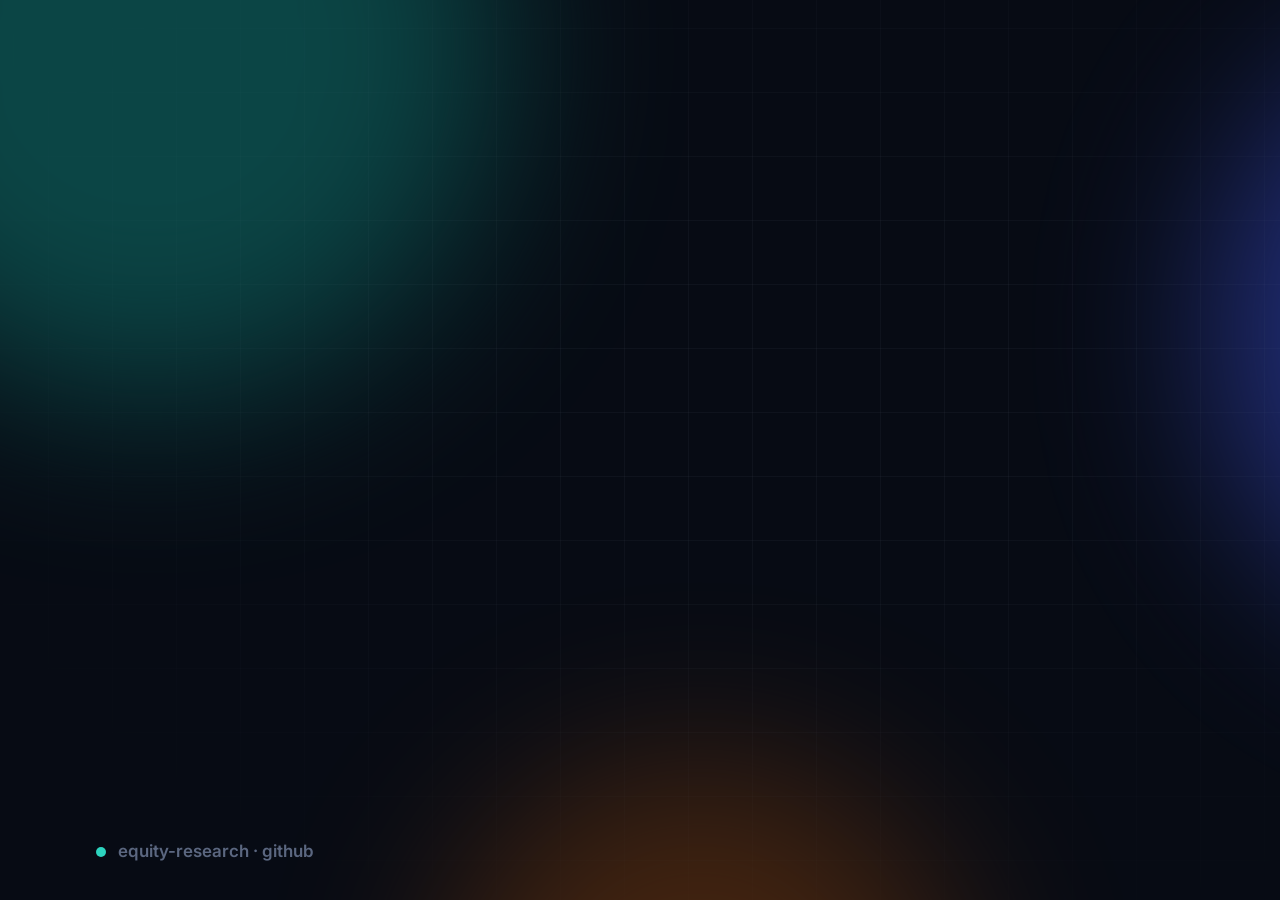
<file: docs/media/src/hero.html>
<!doctype html>
<html lang="en">
<head>
<meta charset="utf-8">
<title>Hero video</title>
<link rel="preconnect" href="https://fonts.googleapis.com">
<link href="https://fonts.googleapis.com/css2?family=Inter:wght@400;500;600;700;800&family=JetBrains+Mono:wght@500;600&display=block" rel="stylesheet">
<style>
  :root {
    --bg: #070b14; --panel: rgba(22, 30, 48, .72); --line: rgba(148, 163, 184, .16); --text: #eef2f8;
    --muted: #93a0b8; --faint: #5b6780; --teal: #2dd4bf; --saffron: #f5a524; --green: #34d399;
    --red: #f87171; --blue: #7aa2ff; --violet: #a78bfa;
  }
  * { box-sizing: border-box; margin: 0; }
  html, body { width: 1600px; height: 900px; overflow: hidden; background: var(--bg); }
  body { font-family: Inter, system-ui, sans-serif; color: var(--text); -webkit-font-smoothing: antialiased; }
  #stage { position: relative; width: 1600px; height: 900px; overflow: hidden; }
  #bg { position: absolute; inset: -80px; }
  .orb { position: absolute; border-radius: 50%; filter: blur(90px); opacity: .55; }
  .grid { position: absolute; inset: 0; background-image: linear-gradient(var(--line) 1px, transparent 1px),
          linear-gradient(90deg, var(--line) 1px, transparent 1px); background-size: 64px 64px;
          mask-image: radial-gradient(ellipse at 50% 45%, #000 20%, transparent 75%); opacity: .35; }
  .scene { position: absolute; inset: 0; padding: 72px 96px; }
  .kicker { font: 600 18px/1 Inter; letter-spacing: .14em; text-transform: uppercase; color: var(--teal); }
  h1 { font: 800 76px/1.04 Inter; letter-spacing: -.035em; }
  h2 { font: 800 54px/1.08 Inter; letter-spacing: -.03em; margin-top: 14px; }
  .sub { font: 500 24px/1.45 Inter; color: var(--muted); margin-top: 18px; max-width: 980px; }
  .grad { background: linear-gradient(90deg, #5eead4, #7aa2ff 55%, #f5a524); -webkit-background-clip: text; color: transparent; }
  .card { position: absolute; background: var(--panel); border: 1px solid var(--line); border-radius: 22px;
          backdrop-filter: blur(14px); box-shadow: 0 30px 80px rgba(0,0,0,.45), inset 0 1px 0 rgba(255,255,255,.05); }
  .card h3 { font: 700 15px/1 Inter; letter-spacing: .12em; text-transform: uppercase; color: var(--muted); }
  .chip { display: inline-flex; align-items: center; gap: 8px; padding: 9px 16px; border-radius: 999px;
          border: 1px solid var(--line); background: rgba(255,255,255,.04); font: 600 17px/1 Inter; color: #cfd6e4; }
  .mono { font-family: "JetBrains Mono", monospace; }
  .big { font: 800 44px/1 Inter; letter-spacing: -.02em; }
  .muted { color: var(--muted); } .ok { color: var(--green); } .warn { color: var(--saffron); } .bad { color: var(--red); }
  .caret::after { content: ""; display: inline-block; width: 3px; height: 1em; background: var(--teal);
                  margin-left: 4px; vertical-align: -0.15em; }
  .bar { height: 10px; border-radius: 6px; background: rgba(255,255,255,.07); overflow: hidden; }
  .bar > i { display: block; height: 100%; border-radius: 6px; width: 0; }
  .tag { font: 700 13px/1 "JetBrains Mono"; padding: 6px 9px; border-radius: 8px; }
  #progress { position: absolute; left: 0; bottom: 0; height: 4px; background: linear-gradient(90deg, var(--teal), var(--saffron)); }
  .brand { position: absolute; left: 96px; bottom: 40px; display: flex; align-items: center; gap: 12px;
           font: 600 17px/1 Inter; color: var(--faint); }
</style>
</head>
<body>
<div id="stage">
  <div id="bg">
    <div class="orb" style="width:700px;height:700px;left:-120px;top:-200px;background:#0f766e"></div>
    <div class="orb" style="width:620px;height:620px;right:-160px;top:120px;background:#3b4fd8"></div>
    <div class="orb" style="width:520px;height:520px;left:520px;bottom:-320px;background:#b45309;opacity:.35"></div>
    <div class="grid"></div>
  </div>

  <!-- ─────────────────────────── 1 · intro ─────────────────────────── -->
  <section class="scene" data-t="0,4.6" style="display:flex;flex-direction:column;justify-content:center">
    <svg width="96" height="96" viewBox="0 0 96 96" data-in="0.1,0.6,pop" style="margin-bottom:34px">
      <defs><linearGradient id="lg" x1="0" x2="1"><stop offset="0" stop-color="#2dd4bf"/><stop offset="1" stop-color="#7aa2ff"/></linearGradient></defs>
      <rect width="96" height="96" rx="24" fill="url(#lg)"/>
      <path d="M20 66 L40 44 L55 56 L77 30" stroke="#06101f" stroke-width="8" fill="none" stroke-linecap="round" stroke-linejoin="round" data-in="0.4,0.9,draw"/>
    </svg>
    <div class="kicker" data-in="0.3,0.6,up">Open-source equity research · India</div>
    <h1 style="margin-top:20px" data-in="0.5,0.8,up">Research any Indian stock<br><span class="grad">the way an analyst would.</span></h1>
    <p class="sub" data-in="1.1,0.8,up">Reads the exchange filings, does the maths, and an AI writes it up — every number traced to its source.</p>
    <div style="display:flex;gap:12px;margin-top:34px">
      <span class="chip" data-in="1.6,0.5,up">📄 NSE &amp; BSE filings</span>
      <span class="chip" data-in="1.75,0.5,up">🧮 Forensics &amp; valuation</span>
      <span class="chip" data-in="1.9,0.5,up">🤖 Agents</span>
      <span class="chip" data-in="2.05,0.5,up">💼 Your portfolio &amp; tax</span>
    </div>
    <div class="card" style="left:1130px;top:170px;width:380px;padding:24px" data-in="0.8,0.7,left">
      <h3>Forensic</h3>
      <div style="display:flex;gap:10px;margin-top:16px">
        <span class="tag" style="background:rgba(52,211,153,.14);color:#6ee7b7">Altman Z · safe</span>
        <span class="tag" style="background:rgba(52,211,153,.14);color:#6ee7b7">Beneish · clean</span></div>
      <div class="bar" style="margin-top:18px"><i data-in="1.2,1,grow" data-to="78" style="background:var(--green)"></i></div></div>
    <div class="card" style="left:1060px;top:360px;width:420px;padding:24px" data-in="1.1,0.7,left">
      <h3>Fair value range</h3>
      <div style="display:flex;align-items:flex-end;gap:6px;height:90px;margin-top:16px">
        <i style="flex:1;background:#2f4a78;border-radius:4px 4px 0 0" data-in="1.5,.5,growy" data-to="25"></i>
        <i style="flex:1;background:#3a67a8;border-radius:4px 4px 0 0" data-in="1.55,.5,growy" data-to="55"></i>
        <i style="flex:1;background:#4b7fd0;border-radius:4px 4px 0 0" data-in="1.6,.5,growy" data-to="100"></i>
        <i style="flex:1;background:#3a67a8;border-radius:4px 4px 0 0" data-in="1.65,.5,growy" data-to="70"></i>
        <i style="flex:1;background:#2f4a78;border-radius:4px 4px 0 0" data-in="1.7,.5,growy" data-to="38"></i>
        <i style="flex:1;background:#263553;border-radius:4px 4px 0 0" data-in="1.75,.5,growy" data-to="18"></i></div></div>
    <div class="card" style="left:1150px;top:560px;width:350px;padding:22px 24px" data-in="1.4,0.7,left">
      <div style="display:flex;justify-content:space-between;align-items:center"><span style="font:700 19px Inter">Cited</span>
        <span class="tag" style="background:rgba(122,162,255,.16);color:#9db8ff">F1 · F2 · F3</span></div>
      <div class="muted" style="font:500 15px/1.45 Inter;margin-top:8px">Every figure links to the filing it came from</div></div>
  </section>

  <!-- ─────────────────────────── 2 · ask → report ─────────────────────────── -->
  <section class="scene" data-t="4.6,13.6">
    <div class="kicker" data-in="0,0.5,up">Deep report</div>
    <h2 data-in="0.1,0.6,up">Ask in plain words. Get the full picture.</h2>
    <div class="card" style="left:96px;top:250px;width:640px;height:76px;display:flex;align-items:center;gap:16px;padding:0 26px" data-in="0.4,0.6,up">
      <svg width="26" height="26" viewBox="0 0 24 24" fill="none" stroke="#93a0b8" stroke-width="2.4"><circle cx="11" cy="11" r="7"/><path d="M20 20l-3.5-3.5"/></svg>
      <span class="mono" style="font-size:28px" data-in="0.9,1.0,type" data-text="adani power"></span>
    </div>
    <div class="card" style="left:96px;top:340px;width:640px;padding:10px" data-in="2.0,0.4,up" data-out="3.0,0.4">
      <div style="padding:14px 18px;border-radius:12px;background:rgba(45,212,191,.12);font:600 21px Inter">Adani Power Ltd <span class="muted" style="font-weight:500">· ADANIPOWER</span></div>
      <div style="padding:14px 18px;font:500 21px Inter;color:#93a0b8">Adani Green Energy Ltd</div>
    </div>
    <!-- report cards -->
    <div class="card" style="left:96px;top:350px;width:430px;height:430px;padding:28px" data-in="3.2,0.6,up">
      <h3>Forensic checks</h3>
      <div style="margin-top:26px;display:grid;gap:22px">
        <div><div style="display:flex;justify-content:space-between;font:600 20px Inter"><span>Piotroski F</span><span>5 / 9</span></div>
          <div class="bar" style="margin-top:10px"><i data-in="3.6,0.9,grow" data-to="55.5" style="background:var(--saffron)"></i></div></div>
        <div><div style="display:flex;justify-content:space-between;font:600 20px Inter"><span>Altman Z</span><span class="ok">4.48 · safe</span></div>
          <div class="bar" style="margin-top:10px"><i data-in="3.75,0.9,grow" data-to="82" style="background:var(--green)"></i></div></div>
        <div><div style="display:flex;justify-content:space-between;font:600 20px Inter"><span>Beneish M</span><span class="ok">−2.49 · clean</span></div>
          <div class="bar" style="margin-top:10px"><i data-in="3.9,0.9,grow" data-to="78" style="background:var(--green)"></i></div></div>
        <div><div style="display:flex;justify-content:space-between;font:600 20px Inter"><span>Promoter pledge</span><span class="ok">3.1%</span></div>
          <div class="bar" style="margin-top:10px"><i data-in="4.05,0.9,grow" data-to="6" style="background:var(--green)"></i></div></div>
      </div>
    </div>
    <div class="card" style="left:556px;top:350px;width:520px;height:430px;padding:28px" data-in="3.5,0.6,up">
      <h3>Monte-Carlo fair value</h3>
      <div style="display:flex;align-items:flex-end;gap:7px;height:210px;margin-top:34px;position:relative">
        <!-- histogram -->
        <i style="flex:1;border-radius:5px 5px 0 0;background:#2b3d63" data-in="3.9,0.6,growy" data-to="12"></i>
        <i style="flex:1;border-radius:5px 5px 0 0;background:#2f4a78" data-in="3.95,0.6,growy" data-to="30"></i>
        <i style="flex:1;border-radius:5px 5px 0 0;background:#34588f" data-in="4.0,0.6,growy" data-to="55"></i>
        <i style="flex:1;border-radius:5px 5px 0 0;background:#3a67a8" data-in="4.05,0.6,growy" data-to="82"></i>
        <i style="flex:1;border-radius:5px 5px 0 0;background:#4b7fd0" data-in="4.1,0.6,growy" data-to="100"></i>
        <i style="flex:1;border-radius:5px 5px 0 0;background:#3a67a8" data-in="4.15,0.6,growy" data-to="84"></i>
        <i style="flex:1;border-radius:5px 5px 0 0;background:#34588f" data-in="4.2,0.6,growy" data-to="60"></i>
        <i style="flex:1;border-radius:5px 5px 0 0;background:#2f4a78" data-in="4.25,0.6,growy" data-to="40"></i>
        <i style="flex:1;border-radius:5px 5px 0 0;background:#2b3d63" data-in="4.3,0.6,growy" data-to="24"></i>
        <i style="flex:1;border-radius:5px 5px 0 0;background:#263553" data-in="4.35,0.6,growy" data-to="14"></i>
        <i style="flex:1;border-radius:5px 5px 0 0;background:#223049" data-in="4.4,0.6,growy" data-to="8"></i>
        <i style="flex:1;border-radius:5px 5px 0 0;background:#1f2b42" data-in="4.45,0.6,growy" data-to="5"></i>
        <div style="position:absolute;left:31%;top:-10px;bottom:0;border-left:2px dashed #7aa2ff" data-in="4.8,0.5,fade"></div>
        <div style="position:absolute;left:84%;top:-10px;bottom:0;border-left:3px solid var(--saffron)" data-in="5.1,0.5,fade"></div>
      </div>
      <div style="display:flex;justify-content:space-between;margin-top:22px">
        <div data-in="4.8,0.5,up"><div class="muted" style="font:600 15px Inter">DCF median</div><div class="big" style="color:#9db8ff" data-in="4.8,0.9,count" data-to="93" data-pre="₹"></div></div>
        <div data-in="5.0,0.5,up"><div class="muted" style="font:600 15px Inter">p10 – p90</div><div class="big" style="font-size:34px;margin-top:6px">₹42 – 176</div></div>
        <div data-in="5.1,0.5,up" style="text-align:right"><div class="muted" style="font:600 15px Inter">Price</div><div class="big warn" data-in="5.1,0.9,count" data-to="196" data-pre="₹"></div></div>
      </div>
    </div>
    <div class="card" style="left:1106px;top:350px;width:398px;height:430px;padding:28px" data-in="3.8,0.6,up">
      <h3>And the rest</h3>
      <div style="display:grid;gap:13px;margin-top:24px;font:600 19px Inter">
        <div data-in="4.3,0.4,left">🏭 Business, from the annual report</div>
        <div data-in="4.45,0.4,left">📈 Growth, margins &amp; returns</div>
        <div data-in="4.6,0.4,left">🔄 Reverse-DCF: what's priced in</div>
        <div data-in="4.75,0.4,left">🏦 Who bought, who sold</div>
        <div data-in="4.9,0.4,left">💰 Smart-money cost zones</div>
        <div data-in="5.05,0.4,left">🎯 Levels: support &amp; resistance</div>
        <div data-in="5.2,0.4,left">⚖️ Verdict — and what changes it</div>
      </div>
      <div class="chip" style="position:absolute;left:28px;bottom:26px;color:var(--teal)" data-in="5.6,0.5,up">📄 ~15 sections + a PDF</div>
    </div>
  </section>

  <!-- ─────────────────────────── 3 · filings, cited ─────────────────────────── -->
  <section class="scene" data-t="13.6,21">
    <div class="kicker" data-in="0,0.5,up">Grounded</div>
    <h2 data-in="0.1,0.6,up">Every claim is read from a filing — and cited.</h2>
    <svg width="1600" height="900" style="position:absolute;left:0;top:0" fill="none">
      <path id="p1" d="M560 400 C 700 400, 700 360, 820 360" stroke="rgba(122,162,255,.5)" stroke-width="2.5" data-in="1.6,0.8,draw"/>
      <path id="p2" d="M560 535 C 700 535, 700 520, 820 520" stroke="rgba(45,212,191,.5)" stroke-width="2.5" data-in="1.8,0.8,draw"/>
      <path id="p3" d="M560 670 C 700 670, 700 680, 820 680" stroke="rgba(245,165,36,.5)" stroke-width="2.5" data-in="2.0,0.8,draw"/>
      <circle r="7" fill="#7aa2ff" data-pulse="2.2,2.0" data-path="p1"/>
      <circle r="7" fill="#2dd4bf" data-pulse="2.5,2.0" data-path="p2"/>
      <circle r="7" fill="#f5a524" data-pulse="2.8,2.0" data-path="p3"/>
    </svg>
    <div style="position:absolute;left:96px;top:330px;display:grid;gap:22px">
      <div class="card" style="position:relative;width:460px;padding:22px 26px;display:flex;gap:18px;align-items:center" data-in="0.5,0.5,right">
        <div style="font-size:38px">📘</div><div><div style="font:700 21px Inter">Annual report FY26</div><div class="muted" style="font:500 16px Inter;margin-top:4px">312 pages · XBRL financials</div></div>
        <span class="tag" style="margin-left:auto;background:rgba(122,162,255,.16);color:#9db8ff">F1</span></div>
      <div class="card" style="position:relative;width:460px;padding:22px 26px;display:flex;gap:18px;align-items:center" data-in="0.7,0.5,right">
        <div style="font-size:38px">🎙️</div><div><div style="font:700 21px Inter">Q1 FY27 concall</div><div class="muted" style="font:500 16px Inter;margin-top:4px">Transcript · management guidance</div></div>
        <span class="tag" style="margin-left:auto;background:rgba(45,212,191,.16);color:#5eead4">F2</span></div>
      <div class="card" style="position:relative;width:460px;padding:22px 26px;display:flex;gap:18px;align-items:center" data-in="0.9,0.5,right">
        <div style="font-size:38px">📊</div><div><div style="font:700 21px Inter">Investor presentation</div><div class="muted" style="font:500 16px Inter;margin-top:4px">Sep 2026 · capacity &amp; pipeline</div></div>
        <span class="tag" style="margin-left:auto;background:rgba(245,165,36,.16);color:#fbbf24">F3</span></div>
    </div>
    <div style="position:absolute;left:820px;top:318px;display:grid;gap:22px">
      <div class="card" style="position:relative;width:680px;padding:24px 28px" data-in="2.4,0.5,left">
        <div style="font:600 22px/1.4 Inter">Return on equity 35.9% → 19.5% over four years as debt was paid down</div>
        <span class="tag" style="display:inline-block;margin-top:12px;background:rgba(122,162,255,.16);color:#9db8ff">F1 · computed</span></div>
      <div class="card" style="position:relative;width:680px;padding:24px 28px" data-in="2.9,0.5,left">
        <div style="font:600 22px/1.4 Inter">"23.7 GW of new thermal capacity already locked in"</div>
        <span class="tag" style="display:inline-block;margin-top:12px;background:rgba(45,212,191,.16);color:#5eead4">F2 · quoted</span></div>
      <div class="card" style="position:relative;width:680px;padding:24px 28px" data-in="3.4,0.5,left">
        <div style="font:600 22px/1.4 Inter">Portfolio target: 45 GW, plus hydro and nuclear by 2035</div>
        <span class="tag" style="display:inline-block;margin-top:12px;background:rgba(245,165,36,.16);color:#fbbf24">F3 · quoted</span></div>
    </div>
    <div class="chip" style="position:absolute;left:820px;top:790px;color:var(--green)" data-in="4.4,0.5,up">✓ No filing behind it → it doesn't make the report</div>
  </section>

  <!-- ─────────────────────────── 4 · agents ─────────────────────────── -->
  <section class="scene" data-t="21,29.4">
    <div class="kicker" data-in="0,0.5,up">Agents that read the world</div>
    <h2 data-in="0.1,0.6,up">A shock abroad → an Indian beneficiary, checked.</h2>
    <svg width="1600" height="900" style="position:absolute;left:0;top:0" fill="none">
      <path id="a1" d="M356 450 H 416" stroke="rgba(148,163,184,.4)" stroke-width="3" data-in="1.4,0.5,draw"/>
      <path id="a2" d="M656 450 H 716" stroke="rgba(148,163,184,.4)" stroke-width="3" data-in="2.0,0.5,draw"/>
      <path id="a3" d="M956 450 H 1016" stroke="rgba(148,163,184,.4)" stroke-width="3" data-in="2.6,0.5,draw"/>
      <path id="a4" d="M1256 450 H 1316" stroke="rgba(148,163,184,.4)" stroke-width="3" data-in="3.2,0.5,draw"/>
      <circle r="7" fill="#2dd4bf" data-pulse="1.6,1.6" data-path="a1"/>
      <circle r="7" fill="#7aa2ff" data-pulse="2.2,1.6" data-path="a2"/>
      <circle r="7" fill="#a78bfa" data-pulse="2.8,1.6" data-path="a3"/>
      <circle r="7" fill="#f5a524" data-pulse="3.4,1.6" data-path="a4"/>
    </svg>
    <div class="card" style="left:96px;top:290px;width:260px;height:320px;padding:28px;border-color:rgba(248,113,113,.45)" data-in="0.6,0.6,up">
      <div style="font-size:44px">🌏</div><div style="font:800 26px/1.25 Inter;margin-top:18px">Philippines bans ube exports</div>
      <div class="muted" style="font:500 17px/1.45 Inter;margin-top:12px">A supply shock abroad, in the news</div></div>
    <div class="card" style="left:416px;top:290px;width:240px;height:320px;padding:28px" data-in="1.4,0.5,pop">
      <div class="tag" style="display:inline-block;background:rgba(45,212,191,.16);color:#5eead4">AGENT 1</div>
      <div style="font:800 30px Inter;margin-top:20px">Scout</div><div class="muted" style="font:500 17px/1.45 Inter;margin-top:10px">Finds export bans, quotas &amp; tariffs worldwide</div></div>
    <div class="card" style="left:716px;top:290px;width:240px;height:320px;padding:28px" data-in="2.0,0.5,pop">
      <div class="tag" style="display:inline-block;background:rgba(122,162,255,.16);color:#9db8ff">AGENT 2</div>
      <div style="font:800 30px Inter;margin-top:20px">Analyst</div><div class="muted" style="font:500 17px/1.45 Inter;margin-top:10px">Who loses supply, who can fill the gap</div></div>
    <div class="card" style="left:1016px;top:290px;width:240px;height:320px;padding:28px" data-in="2.6,0.5,pop">
      <div class="tag" style="display:inline-block;background:rgba(167,139,250,.16);color:#c4b5fd">AGENT 3</div>
      <div style="font:800 30px Inter;margin-top:20px">Mapper</div><div class="muted" style="font:500 17px/1.45 Inter;margin-top:10px">Maps it to listed Indian companies</div></div>
    <div class="card" style="left:1316px;top:290px;width:188px;height:320px;padding:24px;display:flex;flex-direction:column;align-items:center;justify-content:center;gap:14px;text-align:center;border-color:rgba(52,211,153,.55);background:rgba(16,60,48,.55)" data-in="3.2,0.5,pop">
      <div style="font:800 46px Inter;color:var(--green)">✓</div><div style="font:800 20px/1.25 Inter">Python auditor: a real NSE listing</div></div>
    <div style="position:absolute;left:96px;top:680px;display:flex;gap:12px">
      <div class="chip" data-in="3.8,0.5,up">💨 Tailwind · weekly</div>
      <div class="chip" data-in="3.95,0.5,up">⛏️ Pickaxe · demand surges</div>
      <div class="chip" data-in="4.1,0.5,up">🏛️ Policy radar</div>
      <div class="chip" data-in="4.25,0.5,up">🔥 Hotlist</div>
      <div class="chip" data-in="4.4,0.5,up">🎙️ Concall say-do gap</div>
    </div>
  </section>

  <!-- ─────────────────────────── 5 · your portfolio ─────────────────────────── -->
  <section class="scene" data-t="29.4,38.2">
    <div class="kicker" data-in="0,0.5,up">Your portfolio</div>
    <h2 data-in="0.1,0.6,up">Tax-aware, down to every lot.</h2>
    <div class="card" style="left:96px;top:240px;width:780px;height:520px;padding:30px" data-in="0.5,0.6,up">
      <h3>Holdings · sample</h3>
      <div style="margin-top:22px;display:grid;gap:14px">
        <div style="display:flex;justify-content:space-between;align-items:center;padding:18px 20px;border-radius:14px;background:rgba(255,255,255,.04)" data-in="0.9,0.4,left">
          <div><div style="font:700 21px Inter">Infosys</div><div class="muted" style="font:500 15px Inter;margin-top:4px">3 buys · averaged</div></div>
          <span class="tag" style="background:rgba(52,211,153,.14);color:#6ee7b7">long-term</span>
          <div class="big ok" style="font-size:28px" data-in="0.9,1,count" data-to="18.4" data-dec="1" data-pre="+" data-suf="%"></div></div>
        <div style="padding:18px 20px;border-radius:14px;background:rgba(255,255,255,.04)" data-in="1.3,0.4,left">
          <div style="display:flex;justify-content:space-between;align-items:center"><div style="font:700 21px Inter">Larsen &amp; Toubro</div>
          <span class="tag" style="background:rgba(245,165,36,.14);color:#fbbf24">🎁 bonus</span></div>
          <div class="muted" style="font:500 16px/1.45 Inter;margin-top:8px">Bonus shares become their own lot: <b style="color:var(--text)">₹0 cost, dated on allotment</b></div></div>
        <div style="padding:18px 20px;border-radius:14px;background:rgba(255,255,255,.04)" data-in="1.7,0.4,left">
          <div style="display:flex;justify-content:space-between;align-items:center"><div style="font:700 21px Inter">A demerged company</div>
          <span class="tag" style="background:rgba(122,162,255,.16);color:#9db8ff">✂️ demerger</span></div>
          <div class="muted" style="font:500 16px/1.45 Inter;margin-top:8px">Cost split <b style="color:var(--text)">85% / 15%</b> from the company's own notice — the new shares follow your buys</div></div>
        <div style="padding:18px 20px;border-radius:14px;background:rgba(255,255,255,.04)" data-in="2.1,0.4,left">
          <div style="display:flex;justify-content:space-between;align-items:center"><div style="font:700 21px Inter">Held since 2017</div>
          <span class="tag" style="background:rgba(167,139,250,.16);color:#c4b5fd">grandfathered</span></div>
          <div class="muted" style="font:500 16px/1.45 Inter;margin-top:8px">31-Jan-2018 price counts as cost for tax</div></div>
      </div>
    </div>
    <div class="card" style="left:910px;top:240px;width:594px;height:520px;padding:30px" data-in="2.6,0.6,up">
      <h3>“raise 50000”</h3>
      <div class="mono" style="font-size:24px;margin-top:20px;color:var(--teal)" data-in="2.9,0.8,type" data-text="› take out 50k"></div>
      <div style="margin-top:28px;padding:22px;border-radius:16px;background:rgba(52,211,153,.08);border:1px solid rgba(52,211,153,.3)" data-in="3.9,0.5,up">
        <div style="font:700 18px Inter;color:#6ee7b7">🧾 Plan 1 · least tax</div>
        <div style="display:flex;justify-content:space-between;margin-top:14px;font:600 20px Inter"><span>Sell 3 holdings</span><span>tax <b class="ok" data-in="4.2,0.8,count" data-to="0" data-pre="₹"></b></span></div>
        <div class="muted" style="font:500 15px Inter;margin-top:8px">Long-term gains inside the ₹1.25 lakh exemption first</div></div>
      <div style="margin-top:16px;padding:22px;border-radius:16px;background:rgba(255,255,255,.04);border:1px solid var(--line)" data-in="4.4,0.5,up">
        <div style="font:700 18px Inter;color:#cfd6e4">💪 Plan 2 · weakest holdings first</div>
        <div style="display:flex;justify-content:space-between;margin-top:14px;font:600 20px Inter"><span>Sell 2 holdings</span><span>tax <b class="warn" data-in="4.7,0.8,count" data-to="1805" data-pre="₹"></b></span></div>
        <div class="muted" style="font:500 15px Inter;margin-top:8px">⏳ One turns long-term in 36 days — wait and save more</div></div>
      <div class="muted" style="font:500 14px Inter;margin-top:18px" data-in="5.2,0.5,fade">FIFO · set-off · grandfathering · Income-tax Act 2025 — local only, never uploaded</div>
    </div>
  </section>

  <!-- ─────────────────────────── 6 · keeps score ─────────────────────────── -->
  <section class="scene" data-t="38.2,43.4">
    <div class="kicker" data-in="0,0.5,up">Accountable</div>
    <h2 data-in="0.1,0.6,up">It keeps score of itself.</h2>
    <p class="sub" data-in="0.4,0.6,up">Every verdict and every idea is logged the moment it goes out — then scored against the Nifty 500. The AI never sees the results.</p>
    <div style="position:absolute;left:96px;right:96px;top:500px;height:4px;border-radius:2px;background:rgba(148,163,184,.18)">
      <i style="display:block;height:100%;border-radius:2px;width:0;background:linear-gradient(90deg,#2dd4bf,#7aa2ff)" data-in="0.8,2.6,grow" data-to="100"></i></div>
    <div style="position:absolute;left:96px;right:96px;top:410px;display:flex;justify-content:space-between">
      <div class="card" style="position:relative;width:250px;padding:18px 20px" data-in="1.0,0.4,pop"><div class="muted" style="font:600 14px Inter">Deep report</div><div style="font:700 19px Inter;margin-top:6px">Verdict logged</div></div>
      <div class="card" style="position:relative;width:250px;padding:18px 20px" data-in="1.4,0.4,pop"><div class="muted" style="font:600 14px Inter">Hotlist</div><div style="font:700 19px Inter;margin-top:6px">5 ideas logged</div></div>
      <div class="card" style="position:relative;width:250px;padding:18px 20px" data-in="1.8,0.4,pop"><div class="muted" style="font:600 14px Inter">Tailwind</div><div style="font:700 19px Inter;margin-top:6px">3 ideas logged</div></div>
      <div class="card" style="position:relative;width:250px;padding:18px 20px" data-in="2.2,0.4,pop"><div class="muted" style="font:600 14px Inter">Reality Check</div><div style="font:700 19px Inter;margin-top:6px">Tip logged</div></div>
      <div class="card" style="position:relative;width:250px;padding:18px 20px;border-color:rgba(52,211,153,.45)" data-in="2.8,0.4,pop"><div class="ok" style="font:600 14px Inter">Scored</div><div style="font:700 19px Inter;margin-top:6px">vs Nifty 500 ✓</div></div>
    </div>
    <div style="position:absolute;left:96px;top:560px;display:flex;gap:12px">
      <span class="chip" data-in="3.2,0.4,up">entry at the next open</span><span class="chip" data-in="3.35,0.4,up">1 week → 1 year</span>
      <span class="chip" data-in="3.5,0.4,up">split-adjusted prices</span><span class="chip" data-in="3.65,0.4,up">the AI never sees outcomes</span>
    </div>
  </section>

  <!-- ─────────────────────────── 7 · outro ─────────────────────────── -->
  <section class="scene" data-t="43.4,48.6" style="display:flex;flex-direction:column;justify-content:center;align-items:center;text-align:center">
    <div class="kicker" data-in="0,0.5,up">Open source · self-hosted</div>
    <h1 style="margin-top:22px" data-in="0.2,0.7,up">Your data. Your keys.<br><span class="grad">Your research desk.</span></h1>
    <div class="card" style="position:relative;margin-top:44px;padding:22px 34px;width:560px" data-in="0.9,0.6,up">
      <span class="mono" style="font-size:28px;color:var(--teal)" data-in="1.2,1.0,type" data-text="$ uv run eqr demo"></span></div>
    <div style="display:flex;gap:12px;margin-top:34px">
      <span class="chip" data-in="2.0,0.5,up">🌐 Web UI</span><span class="chip" data-in="2.15,0.5,up">⌨️ Terminal</span>
      <span class="chip" data-in="2.3,0.5,up">✉️ Email</span><span class="chip" data-in="2.45,0.5,up">🔑 Any LLM</span>
    </div>
  </section>

  <div class="brand"><span style="width:10px;height:10px;border-radius:50%;background:var(--teal)"></span>equity-research · github</div>
  <div id="progress"></div>
</div>
<script src="motion.js"></script>
</body>
</html>
</file>
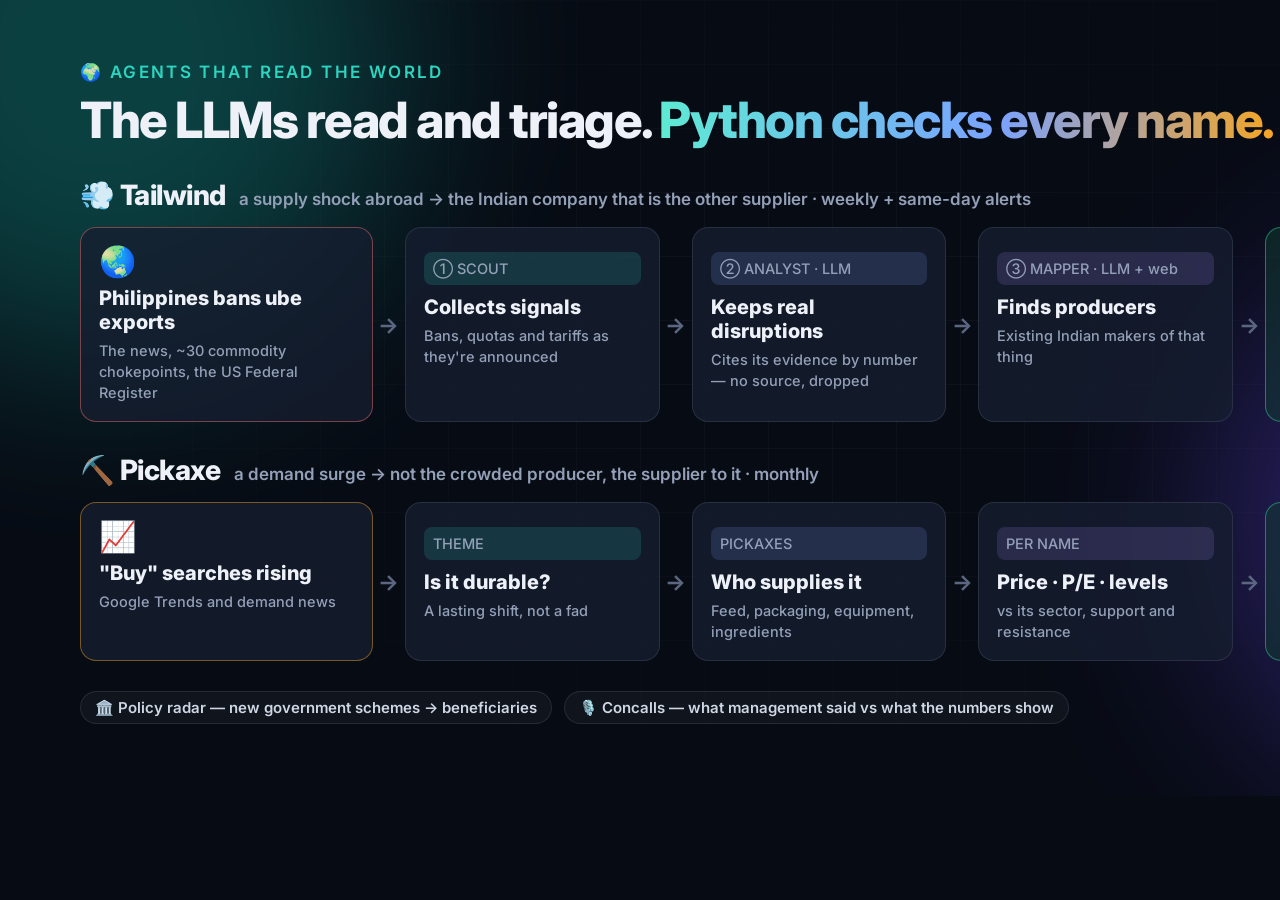
<file: docs/media/src/img-agents.html>
<!doctype html><html><head><meta charset="utf-8"><link rel="stylesheet" href="theme.css">
<style>
  .pipe { display: grid; grid-template-columns: 1.15fr 32px 1fr 32px 1fr 32px 1fr 32px 1fr; align-items: stretch; margin-top: 18px; }
  .step { background: var(--panel); border: 1px solid var(--line); border-radius: 16px; padding: 18px 18px; }
  .step b { display: block; font: 800 20px/1.2 Inter; margin-top: 10px; }
  .step span { display: block; font: 500 14.5px/1.45 Inter; color: var(--muted); margin-top: 6px; }
  .arrow { display: flex; align-items: center; justify-content: center; color: var(--faint); font: 700 22px Inter; }
  .lane { margin-top: 34px; }
  .lane-h { display: flex; align-items: baseline; gap: 14px; }
  .lane-h h2 { font: 800 28px/1 Inter; letter-spacing: -.02em; }
</style></head><body>
<div id="stage">
  <div class="orb" style="width:600px;height:600px;left:-200px;top:-240px;background:#0f766e"></div>
  <div class="orb" style="width:560px;height:560px;right:-180px;top:240px;background:#5b3fd8;opacity:.42"></div>
  <div class="gridbg"></div>
  <div class="kicker">🌍 Agents that read the world</div>
  <h1>The LLMs read and triage. <span class="grad">Python checks every name.</span></h1>

  <div class="lane">
    <div class="lane-h"><h2>💨 Tailwind</h2><span class="muted" style="font:600 17px Inter">a supply shock abroad → the Indian company that is the other supplier · weekly + same-day alerts</span></div>
    <div class="pipe">
      <div class="step" style="border-color:rgba(248,113,113,.45)"><div class="icon">🌏</div><b>Philippines bans ube exports</b><span>The news, ~30 commodity chokepoints, the US Federal Register</span></div>
      <div class="arrow">→</div>
      <div class="step"><span class="tag tt">① SCOUT</span><b>Collects signals</b><span>Bans, quotas and tariffs as they're announced</span></div>
      <div class="arrow">→</div>
      <div class="step"><span class="tag tb">② ANALYST · LLM</span><b>Keeps real disruptions</b><span>Cites its evidence by number — no source, dropped</span></div>
      <div class="arrow">→</div>
      <div class="step"><span class="tag tv">③ MAPPER · LLM + web</span><b>Finds producers</b><span>Existing Indian makers of that thing</span></div>
      <div class="arrow">→</div>
      <div class="step" style="border-color:rgba(52,211,153,.5);background:rgba(16,60,48,.5)"><span class="tag tg">④ AUDITOR · Python</span><b>Real NSE listing?</b><span>Hallucinated or implausible names are cut</span></div>
    </div>
  </div>

  <div class="lane">
    <div class="lane-h"><h2>⛏️ Pickaxe</h2><span class="muted" style="font:600 17px Inter">a demand surge → not the crowded producer, the supplier to it · monthly</span></div>
    <div class="pipe">
      <div class="step" style="border-color:rgba(245,165,36,.45)"><div class="icon">📈</div><b>"Buy" searches rising</b><span>Google Trends and demand news</span></div>
      <div class="arrow">→</div>
      <div class="step"><span class="tag tt">THEME</span><b>Is it durable?</b><span>A lasting shift, not a fad</span></div>
      <div class="arrow">→</div>
      <div class="step"><span class="tag tb">PICKAXES</span><b>Who supplies it</b><span>Feed, packaging, equipment, ingredients</span></div>
      <div class="arrow">→</div>
      <div class="step"><span class="tag tv">PER NAME</span><b>Price · P/E · levels</b><span>vs its sector, support and resistance</span></div>
      <div class="arrow">→</div>
      <div class="step" style="border-color:rgba(52,211,153,.5);background:rgba(16,60,48,.5)"><span class="tag tg">FROM FILINGS</span><b>Revenue share</b><span>Now → next year, with sources; labelled an estimate</span></div>
    </div>
  </div>
  <div style="display:flex;gap:12px;margin-top:30px">
    <span class="chip">🏛️ Policy radar — new government schemes → beneficiaries</span>
    <span class="chip">🎙️ Concalls — what management said vs what the numbers show</span>
  </div>
</div></body></html>
</file>
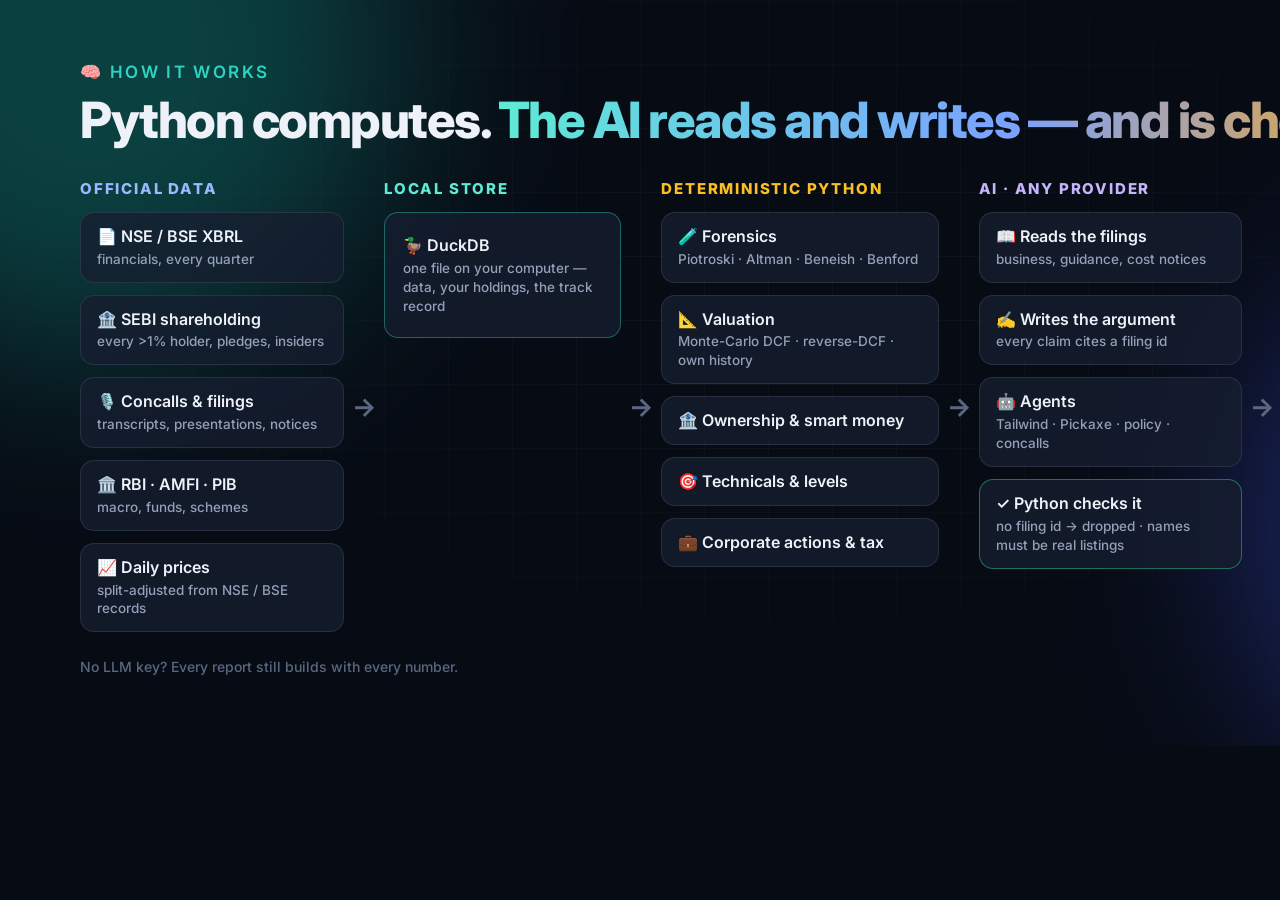
<file: docs/media/src/img-architecture.html>
<!doctype html><html><head><meta charset="utf-8"><link rel="stylesheet" href="theme.css">
<style>
  .stage-col { display: flex; flex-direction: column; gap: 12px; }
  .blk { background: var(--panel); border: 1px solid var(--line); border-radius: 14px; padding: 13px 16px; font: 600 16px/1.3 Inter; }
  .blk small { display: block; font: 500 13.5px/1.4 Inter; color: var(--muted); margin-top: 3px; }
  .hd { font: 800 15px/1 Inter; letter-spacing: .12em; text-transform: uppercase; margin-bottom: 4px; }
  .flow { display: grid; grid-template-columns: 1fr 40px 0.9fr 40px 1.05fr 40px 1fr 40px 0.9fr; align-items: start; margin-top: 34px; }
  .arr { align-self: center; text-align: center; color: var(--faint); font: 700 26px Inter; }
</style></head><body>
<div id="stage">
  <div class="orb" style="width:620px;height:620px;left:-220px;top:-260px;background:#0f766e"></div>
  <div class="orb" style="width:540px;height:540px;right:-200px;top:260px;background:#3b4fd8"></div>
  <div class="gridbg"></div>
  <div class="kicker">🧠 How it works</div>
  <h1>Python computes. <span class="grad">The AI reads and writes — and is checked.</span></h1>
  <div class="flow">
    <div class="stage-col"><div class="hd" style="color:#9db8ff">Official data</div>
      <div class="blk">📄 NSE / BSE XBRL<small>financials, every quarter</small></div>
      <div class="blk">🏦 SEBI shareholding<small>every &gt;1% holder, pledges, insiders</small></div>
      <div class="blk">🎙️ Concalls &amp; filings<small>transcripts, presentations, notices</small></div>
      <div class="blk">🏛️ RBI · AMFI · PIB<small>macro, funds, schemes</small></div>
      <div class="blk">📈 Daily prices<small>split-adjusted from NSE / BSE records</small></div></div>
    <div class="arr">→</div>
    <div class="stage-col"><div class="hd" style="color:#5eead4">Local store</div>
      <div class="blk" style="padding:22px 18px;border-color:rgba(45,212,191,.4)">🦆 DuckDB<small>one file on your computer — data, your holdings, the track record</small></div></div>
    <div class="arr">→</div>
    <div class="stage-col"><div class="hd" style="color:#fbbf24">Deterministic Python</div>
      <div class="blk">🧪 Forensics<small>Piotroski · Altman · Beneish · Benford</small></div>
      <div class="blk">📐 Valuation<small>Monte-Carlo DCF · reverse-DCF · own history</small></div>
      <div class="blk">🏦 Ownership &amp; smart money</div>
      <div class="blk">🎯 Technicals &amp; levels</div>
      <div class="blk">💼 Corporate actions &amp; tax</div></div>
    <div class="arr">→</div>
    <div class="stage-col"><div class="hd" style="color:#c4b5fd">AI · any provider</div>
      <div class="blk">📖 Reads the filings<small>business, guidance, cost notices</small></div>
      <div class="blk">✍️ Writes the argument<small>every claim cites a filing id</small></div>
      <div class="blk">🤖 Agents<small>Tailwind · Pickaxe · policy · concalls</small></div>
      <div class="blk" style="border-color:rgba(52,211,153,.45)">✓ Python checks it<small>no filing id → dropped · names must be real listings</small></div></div>
    <div class="arr">→</div>
    <div class="stage-col"><div class="hd" style="color:#6ee7b7">You</div>
      <div class="blk">🌐 Web UI</div><div class="blk">⌨️ Terminal — <span class="mono">eqr</span></div><div class="blk">✉️ Email</div>
      <div class="blk">⏰ Scheduled briefs<small>08:30 · midday · evening · weekly</small></div>
      <div class="blk">📊 Scorecard<small>every call scored; the AI never sees it</small></div></div>
  </div>
  <div class="foot" style="margin-top:28px"><span>No LLM key? Every report still builds with every number.</span><span>MIT · self-hosted</span></div>
</div></body></html>
</file>
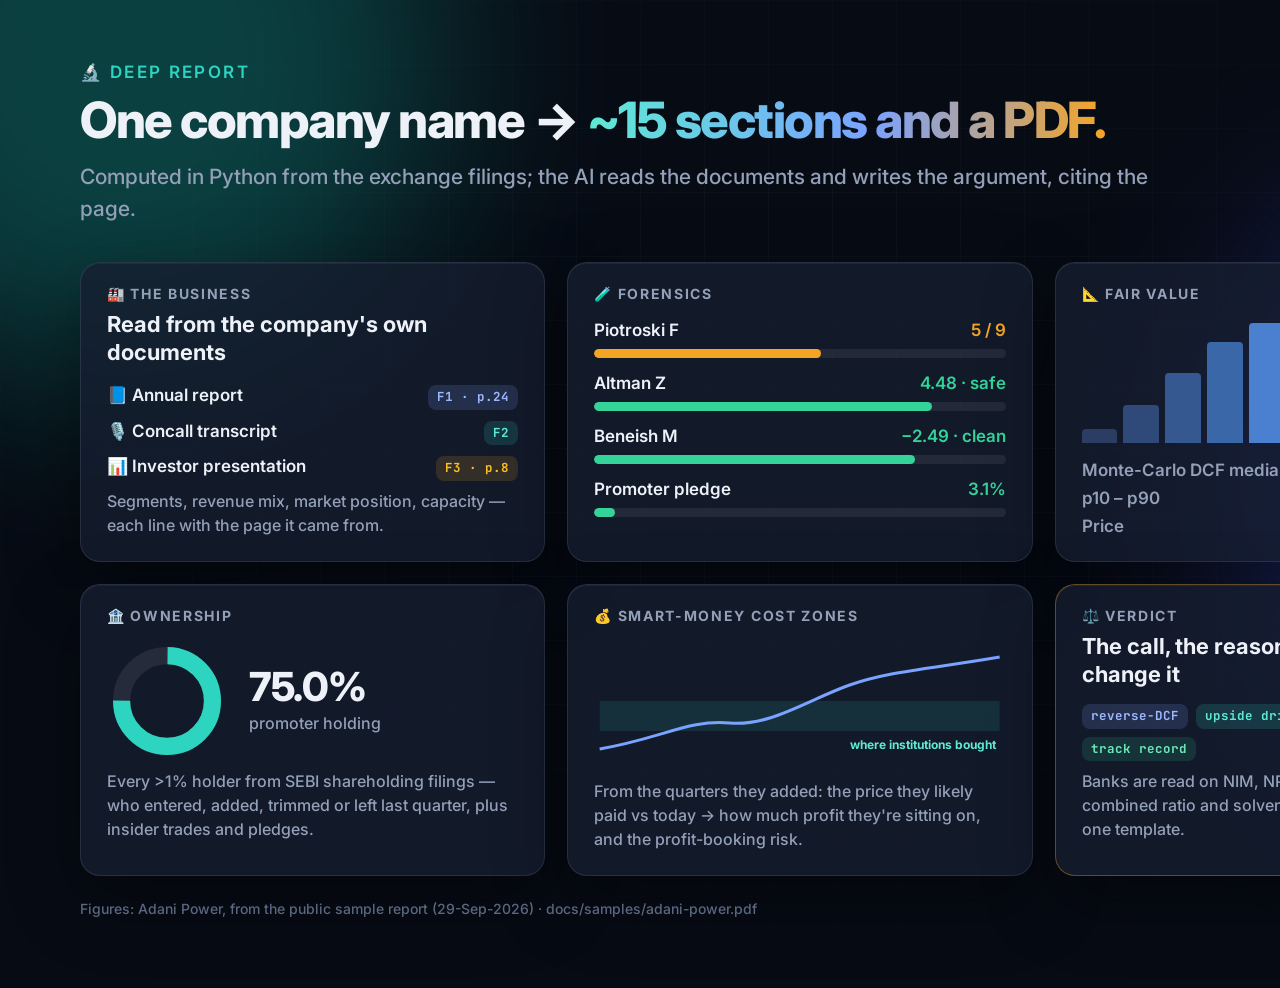
<file: docs/media/src/img-deep-report.html>
<!doctype html><html><head><meta charset="utf-8"><link rel="stylesheet" href="theme.css"></head><body>
<div id="stage">
  <div class="orb" style="width:640px;height:640px;left:-200px;top:-260px;background:#0f766e"></div>
  <div class="orb" style="width:560px;height:560px;right:-200px;top:200px;background:#3b4fd8"></div>
  <div class="gridbg"></div>
  <div class="kicker">🔬 Deep report</div>
  <h1>One company name → <span class="grad">~15 sections and a PDF.</span></h1>
  <p class="lede">Computed in Python from the exchange filings; the AI reads the documents and writes the argument, citing the page.</p>

  <div class="grid3" style="margin-top:38px">
    <div class="card">
      <h3>🏭 The business</h3>
      <h4>Read from the company's own documents</h4>
      <div style="display:grid;gap:10px;margin-top:18px">
        <div class="line"><span>📘 Annual report</span><span class="tag tb">F1 · p.24</span></div>
        <div class="line"><span>🎙️ Concall transcript</span><span class="tag tt">F2</span></div>
        <div class="line"><span>📊 Investor presentation</span><span class="tag ta">F3 · p.8</span></div>
      </div>
      <p class="t">Segments, revenue mix, market position, capacity — each line with the page it came from.</p>
    </div>
    <div class="card">
      <h3>🧪 Forensics</h3>
      <div style="display:grid;gap:14px;margin-top:18px">
        <div><div class="line"><span>Piotroski F</span><span class="warn">5 / 9</span></div><div class="bar"><i style="width:55%;background:var(--saffron)"></i></div></div>
        <div><div class="line"><span>Altman Z</span><span class="ok">4.48 · safe</span></div><div class="bar"><i style="width:82%;background:var(--green)"></i></div></div>
        <div><div class="line"><span>Beneish M</span><span class="ok">−2.49 · clean</span></div><div class="bar"><i style="width:78%;background:var(--green)"></i></div></div>
        <div><div class="line"><span>Promoter pledge</span><span class="ok">3.1%</span></div><div class="bar"><i style="width:5%;background:var(--green)"></i></div></div>
      </div>
    </div>
    <div class="card">
      <h3>📐 Fair value</h3>
      <div style="display:flex;align-items:flex-end;gap:6px;height:120px;margin-top:22px;position:relative">
        <i style="flex:1;height:12%;background:#2b3d63;border-radius:4px 4px 0 0"></i><i style="flex:1;height:32%;background:#2f4a78;border-radius:4px 4px 0 0"></i>
        <i style="flex:1;height:58%;background:#34588f;border-radius:4px 4px 0 0"></i><i style="flex:1;height:84%;background:#3a67a8;border-radius:4px 4px 0 0"></i>
        <i style="flex:1;height:100%;background:#4b7fd0;border-radius:4px 4px 0 0"></i><i style="flex:1;height:80%;background:#3a67a8;border-radius:4px 4px 0 0"></i>
        <i style="flex:1;height:56%;background:#34588f;border-radius:4px 4px 0 0"></i><i style="flex:1;height:36%;background:#2f4a78;border-radius:4px 4px 0 0"></i>
        <i style="flex:1;height:20%;background:#2b3d63;border-radius:4px 4px 0 0"></i><i style="flex:1;height:10%;background:#263553;border-radius:4px 4px 0 0"></i>
        <div style="position:absolute;left:84%;top:-6px;bottom:0;border-left:3px solid var(--saffron)"></div>
      </div>
      <div class="line" style="margin-top:16px"><span class="muted">Monte-Carlo DCF median</span><span style="color:#9db8ff">₹93</span></div>
      <div class="line" style="margin-top:6px"><span class="muted">p10 – p90</span><span>₹42 – 176</span></div>
      <div class="line" style="margin-top:6px"><span class="muted">Price</span><span class="warn">₹196</span></div>
    </div>
    <div class="card">
      <h3>🏦 Ownership</h3>
      <div style="display:flex;align-items:center;gap:22px;margin-top:18px">
        <svg width="120" height="120" viewBox="0 0 42 42"><circle cx="21" cy="21" r="15.9" fill="none" stroke="rgba(255,255,255,.08)" stroke-width="6"/>
          <circle cx="21" cy="21" r="15.9" fill="none" stroke="#2dd4bf" stroke-width="6" stroke-dasharray="75 25" stroke-dashoffset="25"/></svg>
        <div><div class="big">75.0%</div><div class="t" style="margin-top:4px">promoter holding</div></div>
      </div>
      <p class="t">Every >1% holder from SEBI shareholding filings — who entered, added, trimmed or left last quarter, plus insider trades and pledges.</p>
    </div>
    <div class="card">
      <h3>💰 Smart-money cost zones</h3>
      <svg width="100%" height="128" viewBox="0 0 400 128" style="margin-top:16px" fill="none">
        <rect x="0" y="62" width="400" height="30" fill="rgba(45,212,191,.12)"/><text x="250" y="110" fill="#5eead4" font-family="Inter" font-size="12" font-weight="700">where institutions bought</text>
        <path d="M0 110 C60 100 90 80 130 84 S 210 60 250 46 S 330 30 400 18" stroke="#7aa2ff" stroke-width="3"/>
      </svg>
      <p class="t">From the quarters they added: the price they likely paid vs today → how much profit they're sitting on, and the profit-booking risk.</p>
    </div>
    <div class="card" style="border-color:rgba(245,165,36,.35)">
      <h3>⚖️ Verdict</h3>
      <h4>The call, the reasons, and what would change it</h4>
      <div style="display:flex;gap:8px;flex-wrap:wrap;margin-top:16px">
        <span class="tag tb">reverse-DCF</span><span class="tag tt">upside drivers</span><span class="tag ta">risks</span><span class="tag tv">levels</span><span class="tag tg">track record</span>
      </div>
      <p class="t">Banks are read on NIM, NPAs and capital; insurers on combined ratio and solvency — their own reports, not one template.</p>
    </div>
  </div>
  <div class="foot"><span>Figures: Adani Power, from the public sample report (29-Sep-2026) · docs/samples/adani-power.pdf</span><span>not investment advice</span></div>
</div></body></html>
</file>
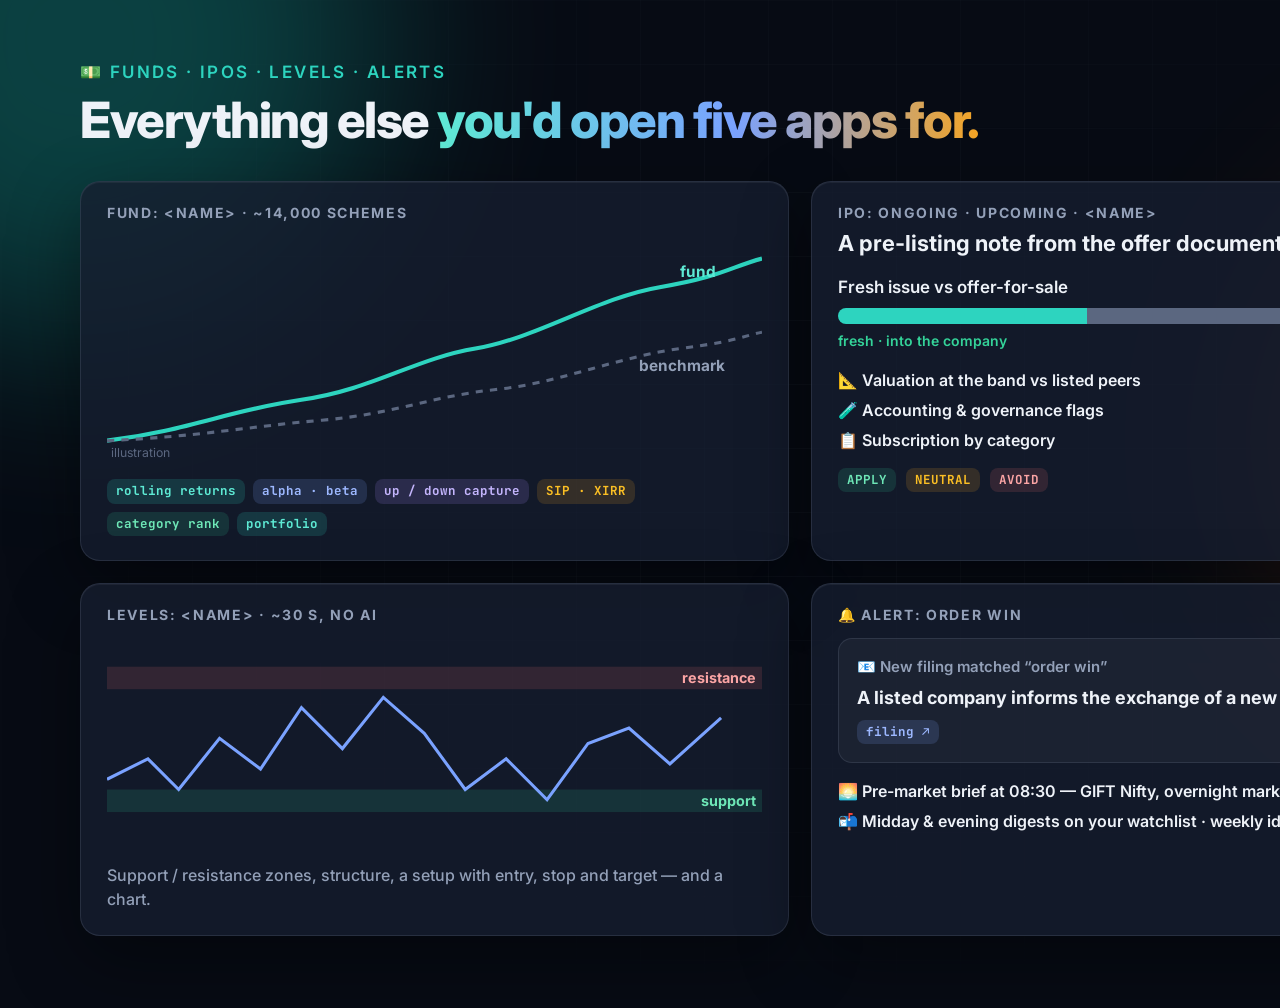
<file: docs/media/src/img-funds.html>
<!doctype html><html><head><meta charset="utf-8"><link rel="stylesheet" href="theme.css"></head><body>
<div id="stage">
  <div class="orb" style="width:600px;height:600px;left:-220px;top:-260px;background:#0f766e"></div>
  <div class="orb" style="width:520px;height:520px;right:-200px;top:180px;background:#b45309;opacity:.3"></div>
  <div class="gridbg"></div>
  <div class="kicker">💵 Funds · IPOs · levels · alerts</div>
  <h1>Everything else <span class="grad">you'd open five apps for.</span></h1>
  <div class="grid2" style="margin-top:34px">
    <div class="card">
      <h3>fund: &lt;name&gt; · ~14,000 schemes</h3>
      <svg viewBox="0 0 640 220" width="100%" style="margin-top:16px" fill="none" font-family="Inter">
        <path d="M0 200 C80 190 120 170 190 160 S 300 120 360 110 S 480 60 540 50 S 610 30 640 22" stroke="#2dd4bf" stroke-width="4"/>
        <path d="M0 200 C90 196 140 186 210 180 S 320 156 380 150 S 500 118 560 110 S 620 98 640 94" stroke="#5b6780" stroke-width="3" stroke-dasharray="7 7"/>
        <text x="560" y="40" fill="#5eead4" font-weight="700" font-size="15">fund</text><text x="520" y="132" fill="#93a0b8" font-weight="700" font-size="15">benchmark</text>
        <text x="4" y="216" fill="#5b6780" font-size="12">illustration</text>
      </svg>
      <div style="display:flex;gap:8px;flex-wrap:wrap;margin-top:14px">
        <span class="tag tt">rolling returns</span><span class="tag tb">alpha · beta</span><span class="tag tv">up / down capture</span><span class="tag ta">SIP · XIRR</span><span class="tag tg">category rank</span><span class="tag tt">portfolio</span>
      </div>
    </div>
    <div class="card">
      <h3>ipo: ongoing · upcoming · &lt;name&gt;</h3>
      <h4>A pre-listing note from the offer documents</h4>
      <div style="margin-top:18px"><div class="line"><span>Fresh issue vs offer-for-sale</span><span class="muted">where the money goes</span></div>
        <div style="display:flex;height:16px;border-radius:8px;overflow:hidden;margin-top:10px"><i style="width:38%;background:#2dd4bf"></i><i style="width:62%;background:#5b6780"></i></div>
        <div class="line" style="margin-top:8px;font-size:14px"><span class="ok">fresh · into the company</span><span class="muted">sale · to existing holders</span></div></div>
      <div style="display:grid;gap:10px;margin-top:20px;font:600 16px Inter">
        <div>📐 Valuation at the band vs listed peers</div><div>🧪 Accounting &amp; governance flags</div><div>📋 Subscription by category</div>
      </div>
      <div style="display:flex;gap:10px;margin-top:18px"><span class="tag tg">APPLY</span><span class="tag ta">NEUTRAL</span><span class="tag tr">AVOID</span></div>
    </div>
    <div class="card">
      <h3>levels: &lt;name&gt; · ~30 s, no AI</h3>
      <svg viewBox="0 0 640 210" width="100%" style="margin-top:14px" fill="none" font-family="Inter">
        <rect x="0" y="30" width="640" height="22" fill="rgba(248,113,113,.14)"/><text x="634" y="46" text-anchor="end" fill="#fca5a5" font-weight="700" font-size="14">resistance</text>
        <rect x="0" y="150" width="640" height="22" fill="rgba(52,211,153,.14)"/><text x="634" y="166" text-anchor="end" fill="#6ee7b7" font-weight="700" font-size="14">support</text>
        <path d="M0 140 L40 120 L70 150 L110 100 L150 130 L190 70 L230 110 L270 60 L310 95 L350 150 L390 120 L430 160 L470 105 L510 90 L550 125 L600 80" stroke="#7aa2ff" stroke-width="3"/>
      </svg>
      <p class="t">Support / resistance zones, structure, a setup with entry, stop and target — and a chart.</p>
    </div>
    <div class="card">
      <h3>🔔 alert: order win</h3>
      <div style="margin-top:16px;padding:18px;border-radius:14px;background:var(--panel2);border:1px solid var(--line)">
        <div class="line" style="font-size:15px"><span class="muted">📧 New filing matched “order win”</span><span class="muted">14 min ago</span></div>
        <div style="font:700 18px/1.4 Inter;margin-top:8px">A listed company informs the exchange of a new order</div>
        <span class="tag tb" style="margin-top:10px">filing ↗</span>
      </div>
      <div style="display:grid;gap:10px;margin-top:18px;font:600 16px Inter">
        <div>🌅 Pre-market brief at 08:30 — GIFT Nifty, overnight markets, FII positioning</div>
        <div>📬 Midday &amp; evening digests on your watchlist · weekly idea pushes</div>
      </div>
    </div>
  </div>
</div></body></html>
</file>
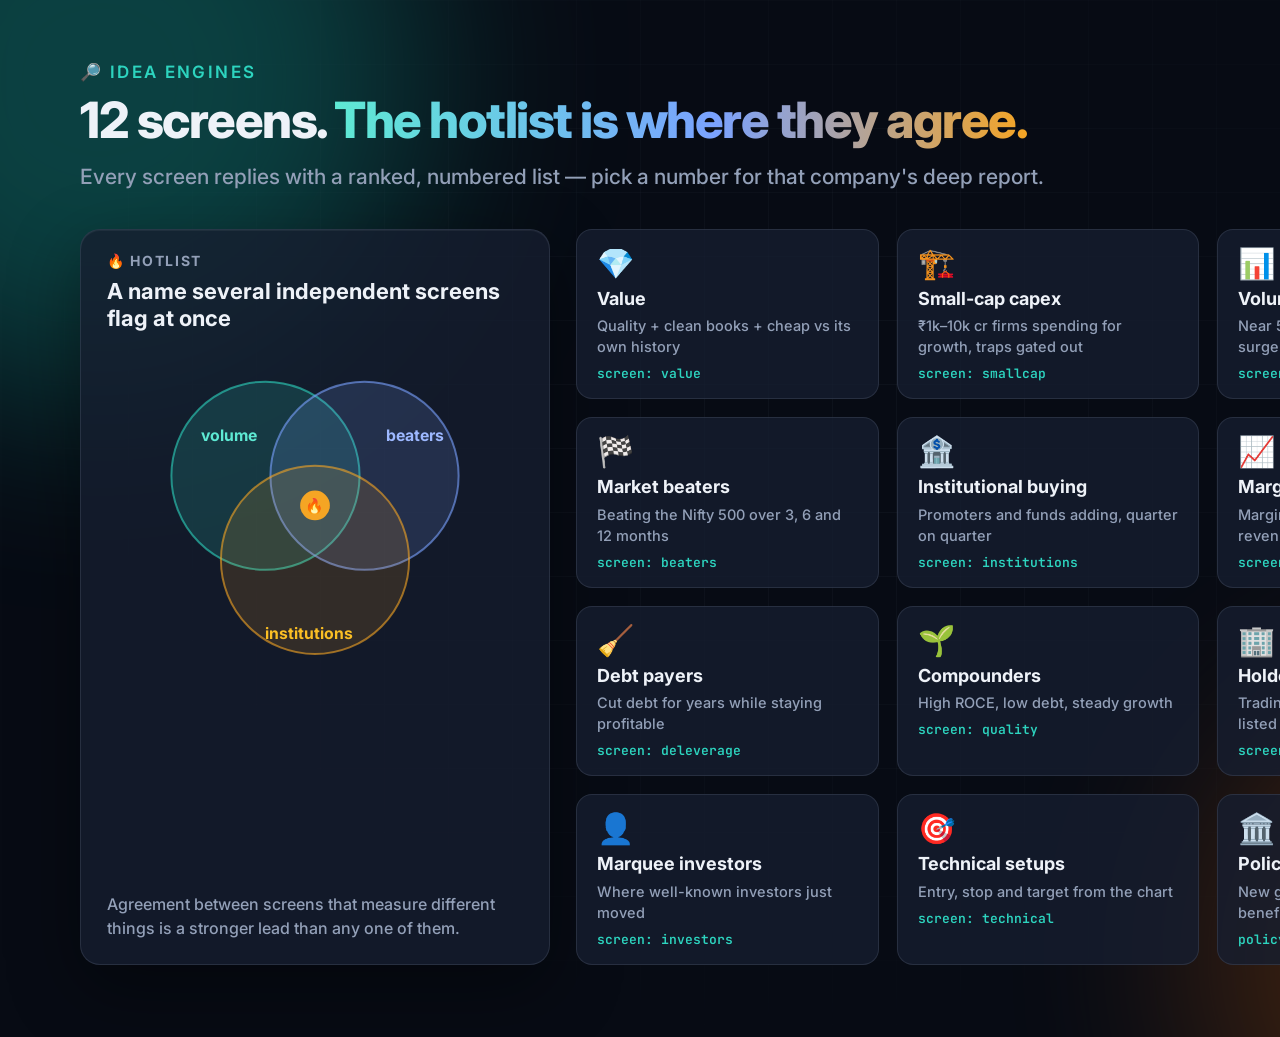
<file: docs/media/src/img-ideas.html>
<!doctype html><html><head><meta charset="utf-8"><link rel="stylesheet" href="theme.css">
<style>
  .tile { background: var(--panel); border: 1px solid var(--line); border-radius: 16px; padding: 18px 20px; }
  .tile b { display: block; font: 700 18px/1.2 Inter; margin-top: 10px; }
  .tile span { display: block; font: 500 14.5px/1.45 Inter; color: var(--muted); margin-top: 6px; }
  .tile .cmd { font: 600 13px/1 "JetBrains Mono"; color: var(--teal); margin-top: 10px; }
</style></head><body>
<div id="stage">
  <div class="orb" style="width:640px;height:640px;left:-220px;top:-240px;background:#0f766e"></div>
  <div class="orb" style="width:560px;height:560px;right:-160px;bottom:-200px;background:#b45309;opacity:.32"></div>
  <div class="gridbg"></div>
  <div class="kicker">🔎 Idea engines</div>
  <h1>12 screens. <span class="grad">The hotlist is where they agree.</span></h1>
  <p class="lede">Every screen replies with a ranked, numbered list — pick a number for that company's deep report.</p>
  <div style="display:grid;grid-template-columns:470px 1fr;gap:26px;margin-top:36px;align-items:stretch">
    <div class="card" style="display:flex;flex-direction:column">
      <h3>🔥 hotlist</h3>
      <h4>A name several independent screens flag at once</h4>
      <svg viewBox="0 0 420 330" width="100%" style="margin-top:14px">
        <circle cx="160" cy="130" r="95" fill="rgba(45,212,191,.16)" stroke="rgba(45,212,191,.6)" stroke-width="2"/>
        <circle cx="260" cy="130" r="95" fill="rgba(122,162,255,.16)" stroke="rgba(122,162,255,.6)" stroke-width="2"/>
        <circle cx="210" cy="215" r="95" fill="rgba(245,165,36,.14)" stroke="rgba(245,165,36,.6)" stroke-width="2"/>
        <text x="95" y="95" fill="#5eead4" font-family="Inter" font-weight="700" font-size="16">volume</text>
        <text x="282" y="95" fill="#9db8ff" font-family="Inter" font-weight="700" font-size="16">beaters</text>
        <text x="160" y="295" fill="#fbbf24" font-family="Inter" font-weight="700" font-size="16">institutions</text>
        <circle cx="210" cy="160" r="15" fill="#f5a524"/><text x="210" y="166" text-anchor="middle" fill="#06101f" font-family="Inter" font-weight="800" font-size="15">🔥</text>
      </svg>
      <p class="t" style="margin-top:auto">Agreement between screens that measure different things is a stronger lead than any one of them.</p>
    </div>
    <div class="grid4" style="grid-template-columns:repeat(3,1fr)">
      <div class="tile"><div class="icon">💎</div><b>Value</b><span>Quality + clean books + cheap vs its own history</span><div class="cmd">screen: value</div></div>
      <div class="tile"><div class="icon">🏗️</div><b>Small-cap capex</b><span>₹1k–10k cr firms spending for growth, traps gated out</span><div class="cmd">screen: smallcap</div></div>
      <div class="tile"><div class="icon">📊</div><b>Volume breakouts</b><span>Near 52-week highs on a volume surge</span><div class="cmd">screen: volume</div></div>
      <div class="tile"><div class="icon">🏁</div><b>Market beaters</b><span>Beating the Nifty 500 over 3, 6 and 12 months</span><div class="cmd">screen: beaters</div></div>
      <div class="tile"><div class="icon">🏦</div><b>Institutional buying</b><span>Promoters and funds adding, quarter on quarter</span><div class="cmd">screen: institutions</div></div>
      <div class="tile"><div class="icon">📈</div><b>Margin momentum</b><span>Margins widening on growing revenue</span><div class="cmd">screen: margins</div></div>
      <div class="tile"><div class="icon">🧹</div><b>Debt payers</b><span>Cut debt for years while staying profitable</span><div class="cmd">screen: deleverage</div></div>
      <div class="tile"><div class="icon">🌱</div><b>Compounders</b><span>High ROCE, low debt, steady growth</span><div class="cmd">screen: quality</div></div>
      <div class="tile"><div class="icon">🏢</div><b>Holdcos below NAV</b><span>Trading under the value of their listed stakes</span><div class="cmd">screen: holdco</div></div>
      <div class="tile"><div class="icon">👤</div><b>Marquee investors</b><span>Where well-known investors just moved</span><div class="cmd">screen: investors</div></div>
      <div class="tile"><div class="icon">🎯</div><b>Technical setups</b><span>Entry, stop and target from the chart</span><div class="cmd">screen: technical</div></div>
      <div class="tile"><div class="icon">🏛️</div><b>Policy radar</b><span>New government schemes → listed beneficiaries</span><div class="cmd">policy</div></div>
    </div>
  </div>
</div></body></html>
</file>
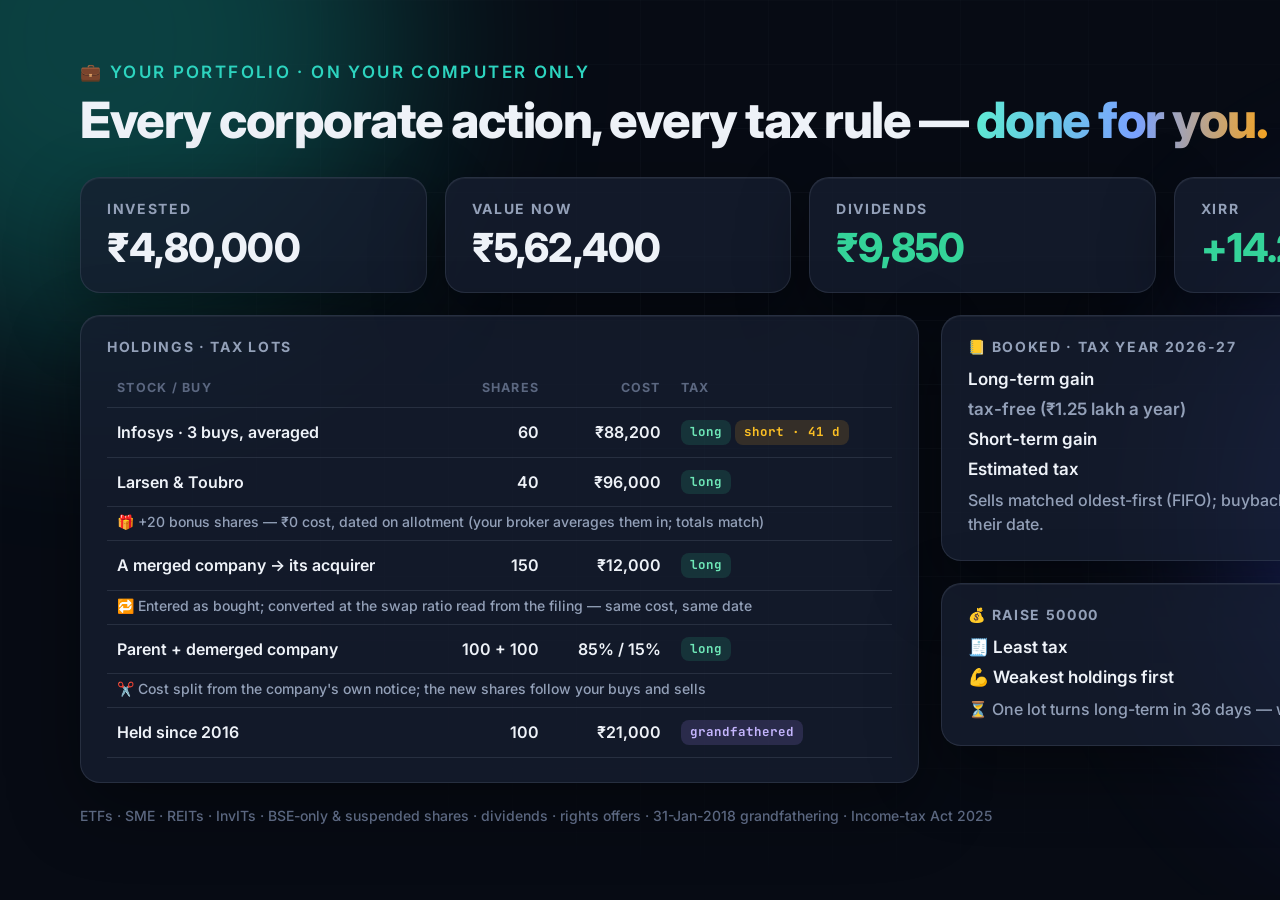
<file: docs/media/src/img-portfolio.html>
<!doctype html><html><head><meta charset="utf-8"><link rel="stylesheet" href="theme.css">
<style>
  table { width: 100%; border-collapse: collapse; font: 600 16px Inter; margin-top: 14px; }
  td, th { padding: 12px 10px; border-bottom: 1px solid var(--line); text-align: left; }
  th { font: 700 12.5px Inter; letter-spacing: .1em; text-transform: uppercase; color: var(--faint); }
  .n { text-align: right; } .sub td { font: 500 14px Inter; color: var(--muted); padding-top: 6px; padding-bottom: 10px; }
</style></head><body>
<div id="stage">
  <div class="orb" style="width:600px;height:600px;left:-200px;top:-260px;background:#0f766e"></div>
  <div class="orb" style="width:540px;height:540px;right:-180px;top:240px;background:#3b4fd8"></div>
  <div class="gridbg"></div>
  <div class="kicker">💼 Your portfolio · on your computer only</div>
  <h1>Every corporate action, every tax rule — <span class="grad">done for you.</span></h1>
  <div class="grid4" style="margin-top:30px">
    <div class="card"><h3>Invested</h3><div class="big" style="margin-top:12px">₹4,80,000</div></div>
    <div class="card"><h3>Value now</h3><div class="big" style="margin-top:12px">₹5,62,400</div></div>
    <div class="card"><h3>Dividends</h3><div class="big ok" style="margin-top:12px">₹9,850</div></div>
    <div class="card"><h3>XIRR</h3><div class="big ok" style="margin-top:12px">+14.2%</div></div>
  </div>
  <div style="display:grid;grid-template-columns:1.45fr 1fr;gap:22px;margin-top:22px">
    <div class="card">
      <h3>Holdings · tax lots</h3>
      <table>
        <tr><th>Stock / buy</th><th class="n">Shares</th><th class="n">Cost</th><th>Tax</th></tr>
        <tr><td>Infosys · 3 buys, averaged</td><td class="n">60</td><td class="n">₹88,200</td><td><span class="tag tg">long</span> <span class="tag ta">short · 41 d</span></td></tr>
        <tr><td>Larsen &amp; Toubro</td><td class="n">40</td><td class="n">₹96,000</td><td><span class="tag tg">long</span></td></tr>
        <tr class="sub"><td colspan="4">🎁 +20 bonus shares — ₹0 cost, dated on allotment (your broker averages them in; totals match)</td></tr>
        <tr><td>A merged company → its acquirer</td><td class="n">150</td><td class="n">₹12,000</td><td><span class="tag tg">long</span></td></tr>
        <tr class="sub"><td colspan="4">🔁 Entered as bought; converted at the swap ratio read from the filing — same cost, same date</td></tr>
        <tr><td>Parent + demerged company</td><td class="n">100 + 100</td><td class="n">85% / 15%</td><td><span class="tag tg">long</span></td></tr>
        <tr class="sub"><td colspan="4">✂️ Cost split from the company's own notice; the new shares follow your buys and sells</td></tr>
        <tr><td>Held since 2016</td><td class="n">100</td><td class="n">₹21,000</td><td><span class="tag tv">grandfathered</span></td></tr>
      </table>
    </div>
    <div class="col">
      <div class="card">
        <h3>📒 Booked · Tax year 2026-27</h3>
        <div style="display:grid;gap:8px;margin-top:14px">
          <div class="line"><span>Long-term gain</span><span class="ok">₹46,200</span></div>
          <div class="line"><span class="muted">tax-free (₹1.25 lakh a year)</span><span class="muted">₹46,200</span></div>
          <div class="line"><span>Short-term gain</span><span>₹3,100</span></div>
          <div class="line"><span>Estimated tax</span><span class="warn">₹645</span></div>
        </div>
        <p class="t">Sells matched oldest-first (FIFO); buybacks taxed by the rules of their date.</p>
      </div>
      <div class="card">
        <h3>💰 raise 50000</h3>
        <div class="line" style="margin-top:14px"><span>🧾 Least tax</span><span class="ok">tax ₹0</span></div>
        <div class="line" style="margin-top:8px"><span>💪 Weakest holdings first</span><span class="warn">tax ₹1,805</span></div>
        <p class="t">⏳ One lot turns long-term in 36 days — waiting saves more.</p>
      </div>
    </div>
  </div>
  <div class="foot"><span>ETFs · SME · REITs · InvITs · BSE-only &amp; suspended shares · dividends · rights offers · 31-Jan-2018 grandfathering · Income-tax Act 2025</span><span>sample portfolio</span></div>
</div></body></html>
</file>
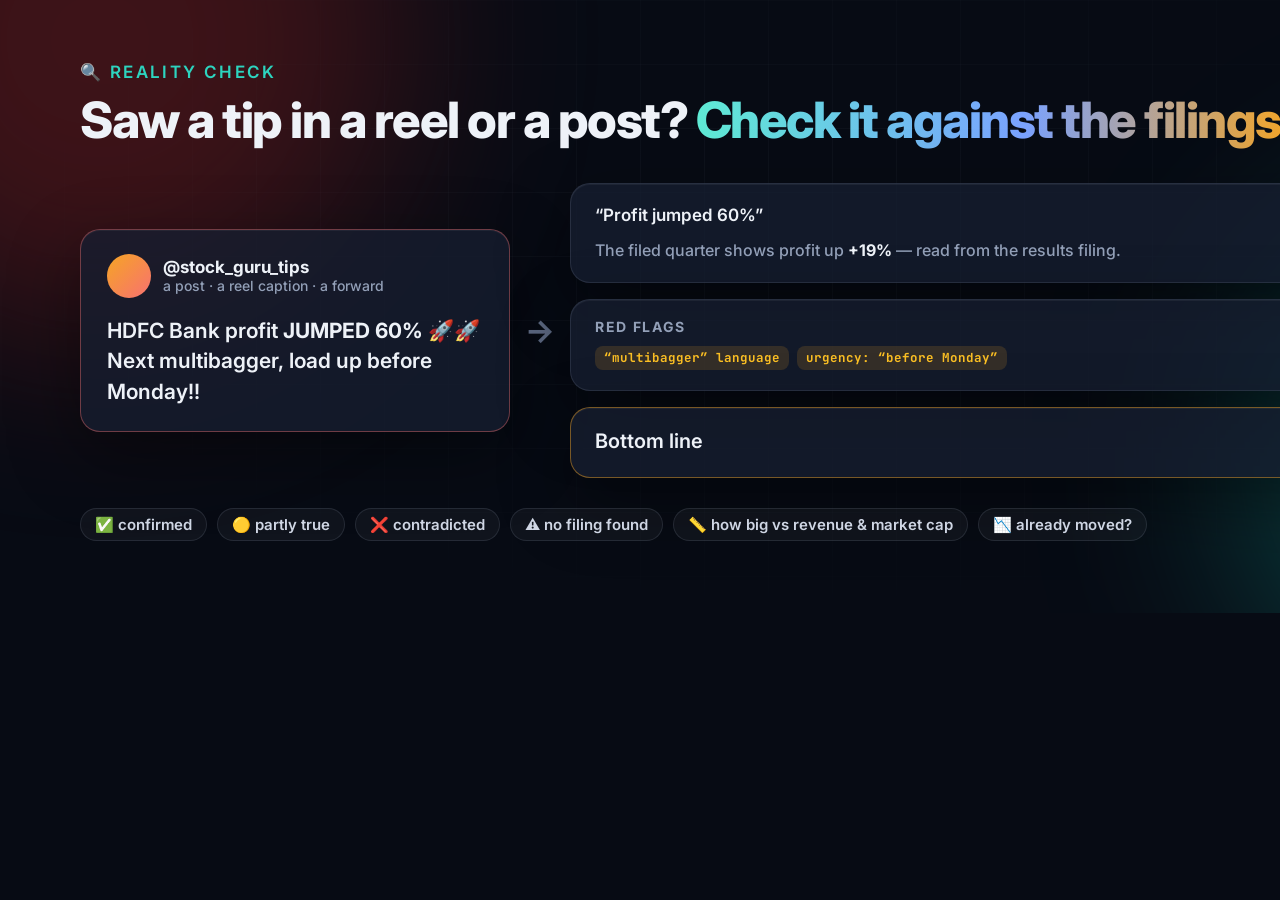
<file: docs/media/src/img-reality-check.html>
<!doctype html><html><head><meta charset="utf-8"><link rel="stylesheet" href="theme.css"></head><body>
<div id="stage">
  <div class="orb" style="width:600px;height:600px;left:-200px;top:-260px;background:#7f1d1d;opacity:.45"></div>
  <div class="orb" style="width:520px;height:520px;right:-160px;top:200px;background:#0f766e"></div>
  <div class="gridbg"></div>
  <div class="kicker">🔍 Reality Check</div>
  <h1>Saw a tip in a reel or a post? <span class="grad">Check it against the filings.</span></h1>
  <div style="display:grid;grid-template-columns:430px 60px 1fr;margin-top:36px;align-items:center">
    <div class="card" style="border-color:rgba(248,113,113,.4)">
      <div style="display:flex;align-items:center;gap:12px"><div style="width:44px;height:44px;border-radius:50%;background:linear-gradient(135deg,#f5a524,#f87171)"></div>
        <div><div style="font:700 17px Inter">@stock_guru_tips</div><div class="muted" style="font:500 14px Inter">a post · a reel caption · a forward</div></div></div>
      <div style="font:600 21px/1.45 Inter;margin-top:18px">HDFC Bank profit <b>JUMPED 60%</b> 🚀🚀 Next multibagger, load up before Monday!!</div>
    </div>
    <div style="text-align:center;font:700 32px Inter;color:var(--faint)">→</div>
    <div class="col" style="gap:16px">
      <div class="card" style="padding:20px 24px">
        <div class="line"><span>“Profit jumped 60%”</span><span class="tag tr">❌ CONTRADICTED</span></div>
        <p class="t">The filed quarter shows profit up <b style="color:var(--text)">+19%</b> — read from the results filing.</p>
      </div>
      <div class="card" style="padding:20px 24px">
        <h3>Red flags</h3>
        <div style="display:flex;gap:8px;flex-wrap:wrap;margin-top:12px"><span class="tag ta">“multibagger” language</span><span class="tag ta">urgency: “before Monday”</span></div>
      </div>
      <div class="card" style="padding:20px 24px;border-color:rgba(245,165,36,.45)">
        <div class="line"><span style="font-size:20px">Bottom line</span><span class="tag ta" style="font-size:15px">LOOKS LIKE HYPE</span></div>
      </div>
    </div>
  </div>
  <div style="display:flex;gap:10px;margin-top:30px;flex-wrap:wrap">
    <span class="chip">✅ confirmed</span><span class="chip">🟡 partly true</span><span class="chip">❌ contradicted</span><span class="chip">⚠️ no filing found</span>
    <span class="chip">📏 how big vs revenue &amp; market cap</span><span class="chip">📉 already moved?</span>
  </div>
</div></body></html>
</file>
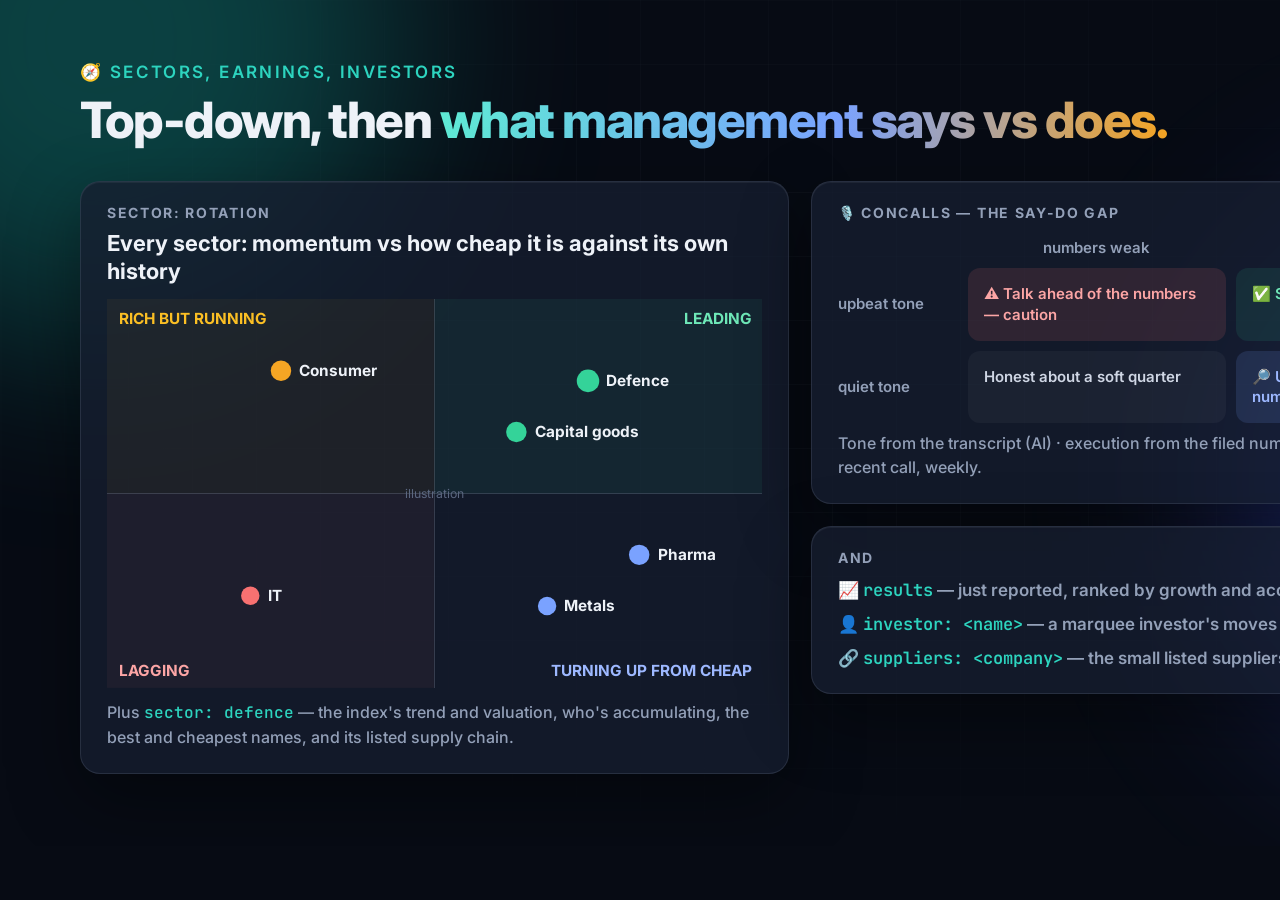
<file: docs/media/src/img-sectors.html>
<!doctype html><html><head><meta charset="utf-8"><link rel="stylesheet" href="theme.css"></head><body>
<div id="stage">
  <div class="orb" style="width:600px;height:600px;left:-200px;top:-260px;background:#0f766e"></div>
  <div class="orb" style="width:520px;height:520px;right:-160px;top:220px;background:#3b4fd8"></div>
  <div class="gridbg"></div>
  <div class="kicker">🧭 Sectors, earnings, investors</div>
  <h1>Top-down, then <span class="grad">what management says vs does.</span></h1>
  <div class="grid2" style="margin-top:34px">
    <div class="card">
      <h3>sector: rotation</h3>
      <h4>Every sector: momentum vs how cheap it is against its own history</h4>
      <svg viewBox="0 0 640 380" width="100%" style="margin-top:14px" font-family="Inter">
        <rect x="320" y="0" width="320" height="190" fill="rgba(52,211,153,.07)"/><rect x="0" y="190" width="320" height="190" fill="rgba(248,113,113,.05)"/>
        <rect x="0" y="0" width="320" height="190" fill="rgba(245,165,36,.05)"/>
        <line x1="320" y1="0" x2="320" y2="380" stroke="rgba(148,163,184,.25)"/><line x1="0" y1="190" x2="640" y2="190" stroke="rgba(148,163,184,.25)"/>
        <text x="630" y="24" text-anchor="end" fill="#6ee7b7" font-weight="700" font-size="15">LEADING</text>
        <text x="12" y="24" fill="#fbbf24" font-weight="700" font-size="15">RICH BUT RUNNING</text>
        <text x="12" y="368" fill="#fca5a5" font-weight="700" font-size="15">LAGGING</text>
        <text x="630" y="368" text-anchor="end" fill="#9db8ff" font-weight="700" font-size="15">TURNING UP FROM CHEAP</text>
        <g font-weight="700" font-size="15" fill="#eef2f8">
          <circle cx="470" cy="80" r="11" fill="#34d399"/><text x="488" y="85">Defence</text>
          <circle cx="400" cy="130" r="10" fill="#34d399"/><text x="418" y="135">Capital goods</text>
          <circle cx="170" cy="70" r="10" fill="#f5a524"/><text x="188" y="75">Consumer</text>
          <circle cx="520" cy="250" r="10" fill="#7aa2ff"/><text x="538" y="255">Pharma</text>
          <circle cx="430" cy="300" r="9" fill="#7aa2ff"/><text x="447" y="305">Metals</text>
          <circle cx="140" cy="290" r="9" fill="#f87171"/><text x="157" y="295">IT</text>
        </g>
        <text x="320" y="200" dy="-6" text-anchor="middle" fill="#5b6780" font-size="12">illustration</text>
      </svg>
      <p class="t">Plus <span class="mono" style="color:var(--teal)">sector: defence</span> — the index's trend and valuation, who's accumulating, the best and cheapest names, and its listed supply chain.</p>
    </div>
    <div class="col">
      <div class="card">
        <h3>🎙️ concalls — the say-do gap</h3>
        <div style="display:grid;grid-template-columns:120px 1fr 1fr;gap:10px;margin-top:18px;font:600 15px/1.35 Inter">
          <div></div><div class="muted" style="text-align:center">numbers weak</div><div class="muted" style="text-align:center">numbers strong</div>
          <div class="muted" style="display:flex;align-items:center">upbeat tone</div>
          <div style="padding:16px;border-radius:12px;background:rgba(248,113,113,.12);color:#fca5a5">⚠️ Talk ahead of the numbers — caution</div>
          <div style="padding:16px;border-radius:12px;background:rgba(52,211,153,.10);color:#6ee7b7">✅ Says and does</div>
          <div class="muted" style="display:flex;align-items:center">quiet tone</div>
          <div style="padding:16px;border-radius:12px;background:rgba(255,255,255,.04);color:#cfd6e4">Honest about a soft quarter</div>
          <div style="padding:16px;border-radius:12px;background:rgba(122,162,255,.14);color:#9db8ff">🔎 Under the radar — strong numbers, little noise</div>
        </div>
        <p class="t">Tone from the transcript (AI) · execution from the filed numbers (Python) · every recent call, weekly.</p>
      </div>
      <div class="card">
        <h3>And</h3>
        <div style="display:grid;gap:12px;margin-top:14px;font:600 17px Inter">
          <div>📈 <span class="mono" style="color:var(--teal)">results</span> <span class="muted">— just reported, ranked by growth and acceleration</span></div>
          <div>👤 <span class="mono" style="color:var(--teal)">investor: &lt;name&gt;</span> <span class="muted">— a marquee investor's moves and cost</span></div>
          <div>🔗 <span class="mono" style="color:var(--teal)">suppliers: &lt;company&gt;</span> <span class="muted">— the small listed suppliers to a big name</span></div>
        </div>
      </div>
    </div>
  </div>
</div></body></html>
</file>
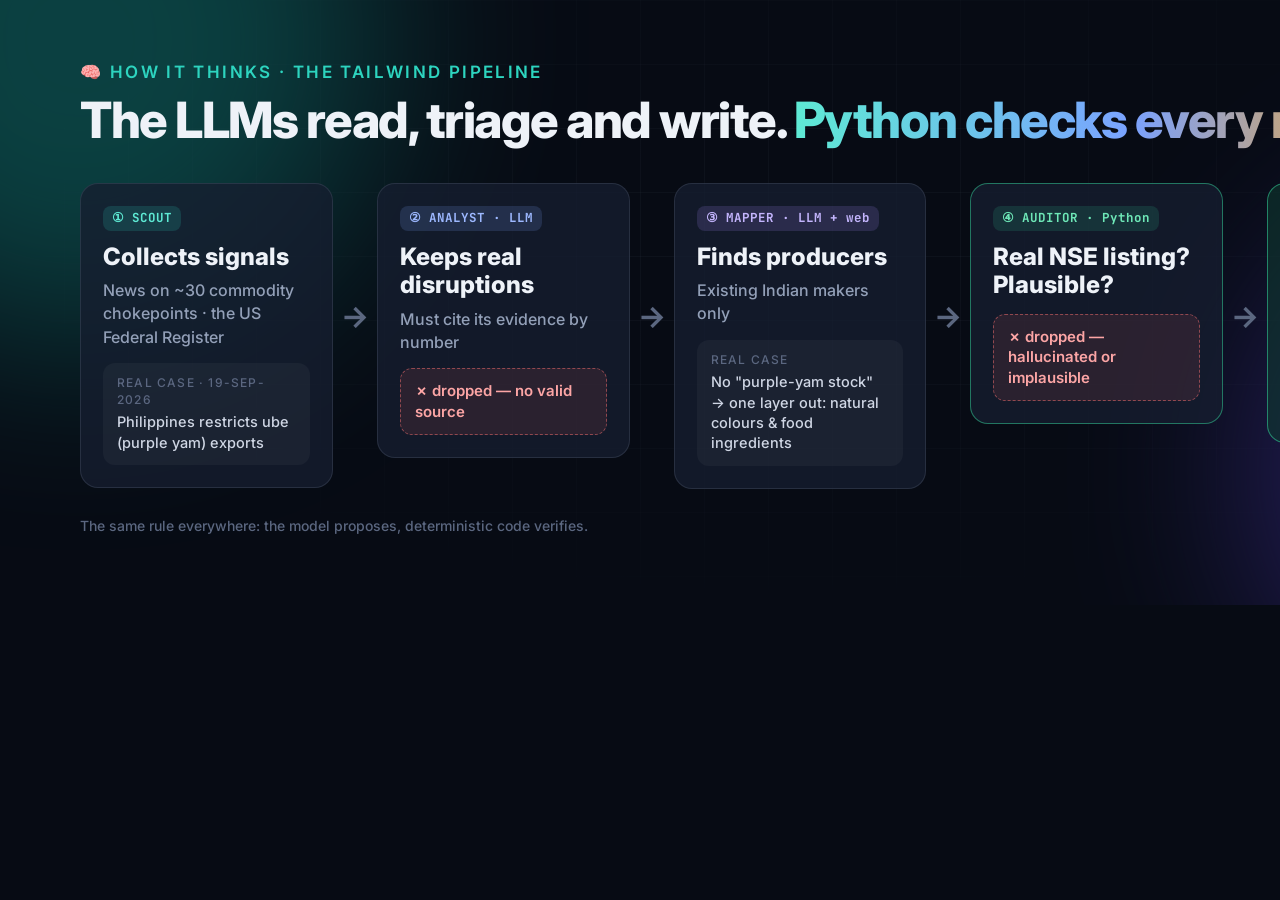
<file: docs/media/src/img-tailwind-flow.html>
<!doctype html><html><head><meta charset="utf-8"><link rel="stylesheet" href="theme.css">
<style>
  .flow { display: grid; grid-template-columns: 1fr 44px 1fr 44px 1fr 44px 1fr 44px 1fr; align-items: start; margin-top: 36px; }
  .step { background: var(--panel); border: 1px solid var(--line); border-radius: 18px; padding: 22px 22px; min-height: 210px; }
  .step b { display: block; font: 800 24px/1.2 Inter; margin-top: 12px; }
  .step span.d { display: block; font: 500 16px/1.45 Inter; color: var(--muted); margin-top: 8px; }
  .arr { align-self: center; margin-top: -40px; text-align: center; color: var(--faint); font: 700 30px Inter; }
  .drop { margin-top: 14px; padding: 12px 14px; border-radius: 12px; background: rgba(248,113,113,.10);
          border: 1px dashed rgba(248,113,113,.5); color: #fca5a5; font: 600 15px/1.35 Inter; }
  .eg { margin-top: 14px; padding: 12px 14px; border-radius: 12px; background: rgba(255,255,255,.04);
        font: 500 14.5px/1.4 Inter; color: #cfd6e4; }
  .eg i { font-style: normal; color: var(--faint); font-size: 12px; letter-spacing: .1em; text-transform: uppercase; display: block; margin-bottom: 4px; }
</style></head><body>
<div id="stage">
  <div class="orb" style="width:600px;height:600px;left:-220px;top:-260px;background:#0f766e"></div>
  <div class="orb" style="width:540px;height:540px;right:-200px;top:200px;background:#5b3fd8;opacity:.4"></div>
  <div class="gridbg"></div>
  <div class="kicker">🧠 How it thinks · the Tailwind pipeline</div>
  <h1>The LLMs read, triage and write. <span class="grad">Python checks every name.</span></h1>
  <div class="flow">
    <div class="step"><span class="tag tt">① SCOUT</span><b>Collects signals</b><span class="d">News on ~30 commodity chokepoints · the US Federal Register</span>
      <div class="eg"><i>real case · 19-Sep-2026</i>Philippines restricts ube (purple yam) exports</div></div>
    <div class="arr">→</div>
    <div class="step"><span class="tag tb">② ANALYST · LLM</span><b>Keeps real disruptions</b><span class="d">Must cite its evidence by number</span>
      <div class="drop">✗ dropped — no valid source</div></div>
    <div class="arr">→</div>
    <div class="step"><span class="tag tv">③ MAPPER · LLM + web</span><b>Finds producers</b><span class="d">Existing Indian makers only</span>
      <div class="eg"><i>real case</i>No "purple-yam stock" → one layer out: natural colours &amp; food ingredients</div></div>
    <div class="arr">→</div>
    <div class="step" style="border-color:rgba(52,211,153,.5)"><span class="tag tg">④ AUDITOR · Python</span><b>Real NSE listing? Plausible?</b>
      <div class="drop">✗ dropped — hallucinated or implausible</div></div>
    <div class="arr">→</div>
    <div class="step" style="background:rgba(16,60,48,.55);border-color:rgba(52,211,153,.55)"><span class="tag tg">OUTPUT</span><b>Verified names, smallest first</b>
      <div class="eg"><i>real case</i>3 small-caps passed — an idea generator, not a call</div></div>
  </div>
  <div class="foot" style="margin-top:30px"><span>The same rule everywhere: the model proposes, deterministic code verifies.</span><span>docs/HOW_IT_THINKS.md</span></div>
</div></body></html>
</file>
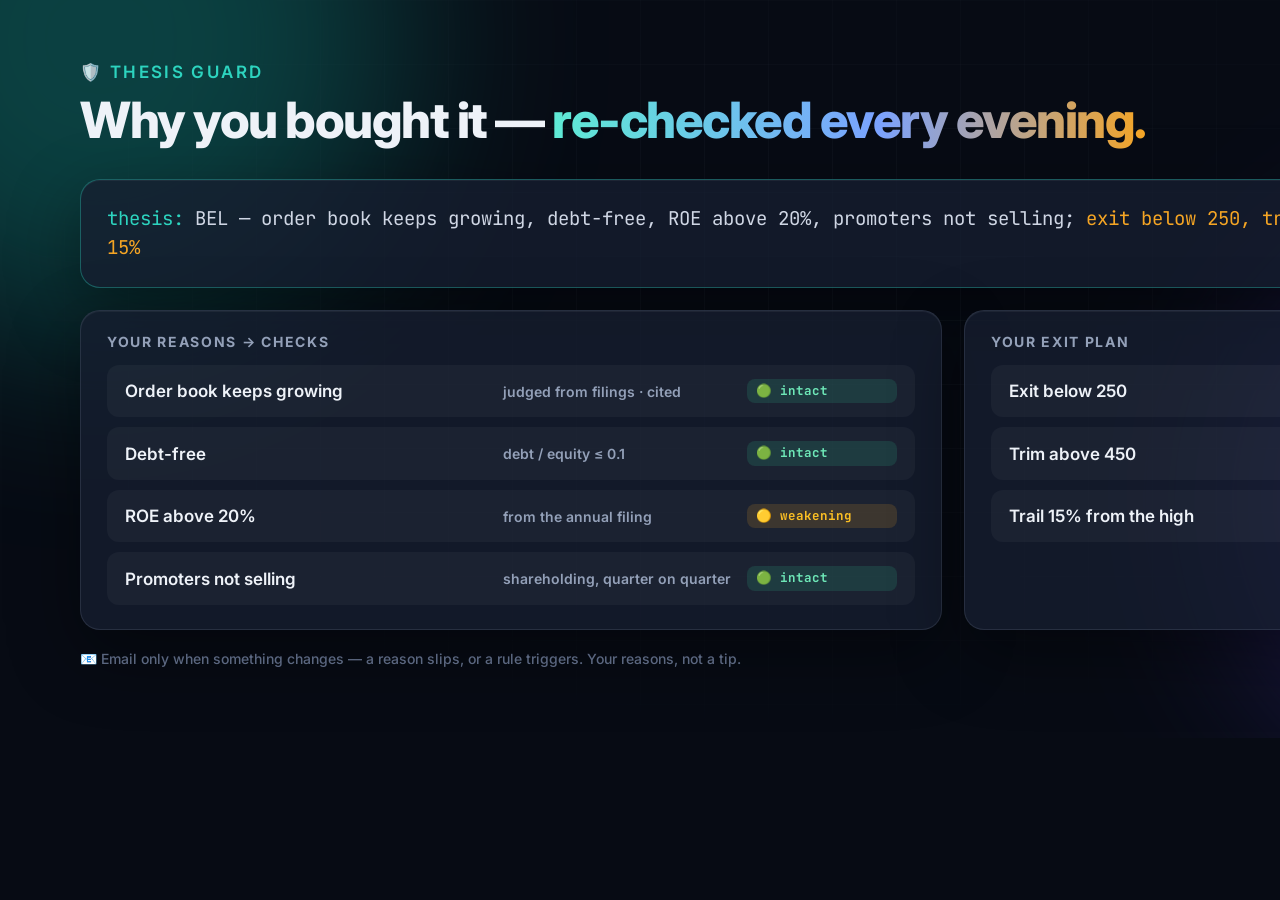
<file: docs/media/src/img-thesis-guard.html>
<!doctype html><html><head><meta charset="utf-8"><link rel="stylesheet" href="theme.css">
<style> .chk { display: grid; grid-template-columns: 1fr 230px 150px; align-items: center; gap: 14px; padding: 14px 18px;
  border-radius: 12px; background: var(--panel2); font: 600 17px Inter; } </style></head><body>
<div id="stage">
  <div class="orb" style="width:600px;height:600px;left:-200px;top:-260px;background:#0f766e"></div>
  <div class="orb" style="width:520px;height:520px;right:-180px;top:240px;background:#5b3fd8;opacity:.4"></div>
  <div class="gridbg"></div>
  <div class="kicker">🛡️ Thesis Guard</div>
  <h1>Why you bought it — <span class="grad">re-checked every evening.</span></h1>
  <div class="card" style="margin-top:32px;border-color:rgba(45,212,191,.35)">
    <div class="mono" style="font-size:19px;line-height:1.55;color:#cfd6e4"><span style="color:var(--teal)">thesis:</span> BEL — order book keeps growing, debt-free, ROE above 20%, promoters not selling; <span style="color:var(--saffron)">exit below 250, trim above 450, trail 15%</span></div>
  </div>
  <div style="display:grid;grid-template-columns:1.55fr 1fr;gap:22px;margin-top:22px">
    <div class="card">
      <h3>Your reasons → checks</h3>
      <div style="display:grid;gap:10px;margin-top:16px">
        <div class="chk"><span>Order book keeps growing</span><span class="muted" style="font-size:14px">judged from filings · cited</span><span class="tag tg">🟢 intact</span></div>
        <div class="chk"><span>Debt-free</span><span class="muted" style="font-size:14px">debt / equity ≤ 0.1</span><span class="tag tg">🟢 intact</span></div>
        <div class="chk"><span>ROE above 20%</span><span class="muted" style="font-size:14px">from the annual filing</span><span class="tag ta">🟡 weakening</span></div>
        <div class="chk"><span>Promoters not selling</span><span class="muted" style="font-size:14px">shareholding, quarter on quarter</span><span class="tag tg">🟢 intact</span></div>
      </div>
    </div>
    <div class="card">
      <h3>Your exit plan</h3>
      <div style="display:grid;gap:10px;margin-top:16px">
        <div class="chk" style="grid-template-columns:1fr 130px"><span>Exit below 250</span><span class="tag tt">⏳ not yet</span></div>
        <div class="chk" style="grid-template-columns:1fr 130px"><span>Trim above 450</span><span class="tag tt">⏳ not yet</span></div>
        <div class="chk" style="grid-template-columns:1fr 130px"><span>Trail 15% from the high</span><span class="tag ta">🔔 triggered</span></div>
      </div>
    </div>
  </div>
  <div class="foot" style="margin-top:22px"><span>📧 Email only when something changes — a reason slips, or a rule triggers. Your reasons, not a tip.</span><span>sample statuses</span></div>
</div></body></html>
</file>
<file: docs/media/src/theme.css>
/* The README visuals' design system — same palette and type as the hero video (hero.html). */
@import url("https://fonts.googleapis.com/css2?family=Inter:wght@400;500;600;700;800&family=JetBrains+Mono:wght@500;600&display=block");
:root {
  --bg: #070b14; --panel: rgba(22, 30, 48, .78); --panel2: rgba(255,255,255,.04); --line: rgba(148,163,184,.16);
  --text: #eef2f8; --muted: #93a0b8; --faint: #5b6780; --teal: #2dd4bf; --saffron: #f5a524; --green: #34d399;
  --red: #f87171; --blue: #7aa2ff; --violet: #a78bfa; --amber: #fbbf24;
}
* { box-sizing: border-box; margin: 0; }
html, body { width: 1600px; background: var(--bg); }
body { font-family: Inter, system-ui, sans-serif; color: var(--text); -webkit-font-smoothing: antialiased; }
#stage { position: relative; width: 1600px; overflow: hidden; padding: 64px 80px 72px; isolation: isolate; }
.orb { position: absolute; border-radius: 50%; filter: blur(100px); opacity: .5; z-index: -1; }
.gridbg { position: absolute; inset: 0; z-index: -1; background-image: linear-gradient(var(--line) 1px, transparent 1px),
  linear-gradient(90deg, var(--line) 1px, transparent 1px); background-size: 64px 64px;
  mask-image: radial-gradient(ellipse at 50% 40%, #000 15%, transparent 75%); opacity: .3; }
.kicker { font: 600 17px/1 Inter; letter-spacing: .14em; text-transform: uppercase; color: var(--teal); }
h1 { font: 800 50px/1.08 Inter; letter-spacing: -.03em; margin-top: 12px; }
.lede { font: 500 21px/1.5 Inter; color: var(--muted); margin-top: 14px; max-width: 1100px; }
.grad { background: linear-gradient(90deg, #5eead4, #7aa2ff 55%, #f5a524); -webkit-background-clip: text; color: transparent; }
.row { display: flex; gap: 22px; } .col { display: flex; flex-direction: column; gap: 22px; }
.grid2 { display: grid; grid-template-columns: 1fr 1fr; gap: 22px; } .grid3 { display: grid; grid-template-columns: repeat(3, 1fr); gap: 22px; }
.grid4 { display: grid; grid-template-columns: repeat(4, 1fr); gap: 18px; }
.card { background: var(--panel); border: 1px solid var(--line); border-radius: 20px; padding: 24px 26px;
  box-shadow: 0 24px 70px rgba(0,0,0,.4), inset 0 1px 0 rgba(255,255,255,.05); }
.card h3 { font: 700 14px/1 Inter; letter-spacing: .12em; text-transform: uppercase; color: var(--muted); }
.card h4 { font: 700 22px/1.25 Inter; margin-top: 10px; }
.t { font: 500 16px/1.5 Inter; color: var(--muted); margin-top: 8px; }
.big { font: 800 40px/1 Inter; letter-spacing: -.02em; }
.mono { font-family: "JetBrains Mono", monospace; }
.chip { display: inline-flex; align-items: center; gap: 8px; padding: 8px 14px; border-radius: 999px; border: 1px solid var(--line);
  background: var(--panel2); font: 600 15px/1 Inter; color: #cfd6e4; white-space: nowrap; }
.tag { display: inline-block; font: 700 12.5px/1 "JetBrains Mono"; padding: 6px 9px; border-radius: 8px; white-space: nowrap; }
.tg { background: rgba(52,211,153,.14); color: #6ee7b7; } .ta { background: rgba(245,165,36,.15); color: #fbbf24; }
.tr { background: rgba(248,113,113,.14); color: #fca5a5; } .tb { background: rgba(122,162,255,.16); color: #9db8ff; }
.tv { background: rgba(167,139,250,.16); color: #c4b5fd; } .tt { background: rgba(45,212,191,.16); color: #5eead4; }
.ok { color: var(--green); } .warn { color: var(--saffron); } .bad { color: var(--red); } .muted { color: var(--muted); }
.bar { height: 9px; border-radius: 6px; background: rgba(255,255,255,.07); overflow: hidden; margin-top: 8px; }
.bar > i { display: block; height: 100%; border-radius: 6px; }
.line { display: flex; justify-content: space-between; align-items: baseline; font: 600 17px/1.3 Inter; }
.foot { margin-top: 26px; font: 500 14px/1 Inter; color: var(--faint); display: flex; justify-content: space-between; }
.icon { font-size: 30px; line-height: 1; }
</file>
